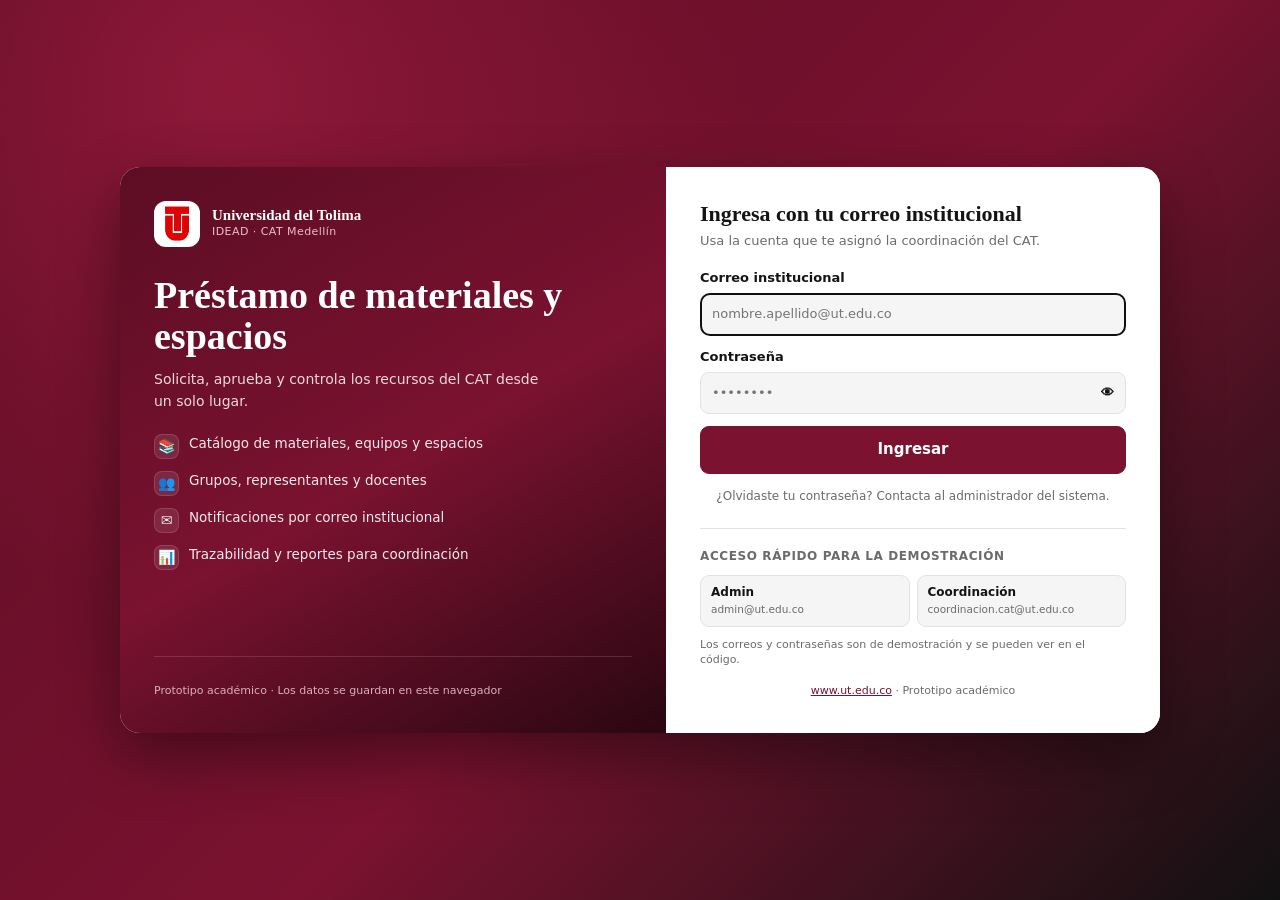
<file: index.html>
<!DOCTYPE html>
<html lang="es">
<head>
<meta charset="utf-8">
<meta name="viewport" content="width=device-width, initial-scale=1, viewport-fit=cover">
<title>Préstamos UT · CAT Medellín</title>
<meta name="description" content="Sistema de préstamo de materiales y espacios de la Universidad del Tolima, CAT Medellín. Prototipo académico funcional.">
<meta name="author" content="Universidad del Tolima · CAT Medellín">
<meta name="theme-color" content="#7a1230">

<!-- PWA -->
<link rel="manifest" href="manifest.webmanifest">
<meta name="mobile-web-app-capable" content="yes">
<meta name="apple-mobile-web-app-capable" content="yes">
<meta name="apple-mobile-web-app-title" content="Préstamos UT">
<meta name="apple-mobile-web-app-status-bar-style" content="black-translucent">
<link rel="icon" type="image/png" sizes="32x32" href="icons/favicon-32.png">
<link rel="apple-touch-icon" href="icons/apple-touch-icon.png">

<link rel="stylesheet" href="css/styles.css?v=14">
<link rel="stylesheet" href="css/demo.css?v=14">
</head>
<body>
<aside class="side" id="side">
 <div class="brand">
  <div class="crest brandcrest">
   <img src="icons/logo-ut.png" alt="Logosímbolo Universidad del Tolima" onerror="this.remove()">
   <span>UT</span>
  </div>
  <div><b>Universidad del Tolima</b><small>CAT Medellín</small></div>
 </div>
 <div class="me" id="me"></div>
 <nav id="nav" aria-label="Menú principal"></nav>
 <small class="sidefoot">Préstamo de Materiales y Espacios<br>Prototipo académico · 2026</small>
</aside>
<div class="scrim" id="scrim" onclick="tog()"></div>

<div class="main">
 <header class="top">
  <button class="burger" onclick="tog()" aria-label="Abrir menú">☰</button>
  <div class="search">🔍<input id="gs" placeholder="Buscar…" oninput="gsearch(this.value)" autocomplete="off" aria-label="Buscar"></div>
  <div class="seg" id="seg"></div>
  <span class="date" id="date"></span>
  <button class="btn s" id="btnInstall" hidden>⬇ Instalar app</button>
  <div class="bellwrap"><button class="bell" aria-label="Notificaciones" onclick="toggleNP(event)">🔔<i id="nb" hidden></i></button><div class="npanel" id="np" hidden></div></div>
  <div class="prof" id="prof"></div>
 </header>
 <div class="printhead">
  <div><b>Universidad del Tolima</b><span>IDEAD · CAT Medellín · Préstamos UT</span></div>
  <small id="printmeta">Reporte del sistema</small>
 </div>
 <main class="page" id="view"></main>
 <footer class="utfoot">
  <div class="footbrand"><b>Universidad del Tolima</b><span>IDEAD · CAT Medellín</span></div>
  <div class="footdata">
   <span>NIT 890.700.640-7</span>
   <span>I.E. INEM José Félix de Restrepo · Cra. 48 No. 1-125, Av. Las Vegas, Bloque 7A, Medellín</span>
   <span>PBX 2772020 - 2771515 Ext. 9513 · Tel. 2669041 · Cel. 316 695 0541</span>
   <span><a href="mailto:cmedellin@ut.edu.co">cmedellin@ut.edu.co</a></span>
   <span><a href="https://www.ut.edu.co" target="_blank" rel="noopener">www.ut.edu.co</a></span>
  </div>
  <div class="footdemo">Prototipo académico · Los datos de esta demostración se guardan únicamente en este navegador.</div>
 </footer>
</div>

<div class="login" id="login" hidden></div>
<div class="overlay" id="modal" hidden></div>
<div class="toasts" id="toasts" aria-live="polite"></div>

<noscript><div class="noscript">Esta aplicación necesita JavaScript activado para funcionar.</div></noscript>

<!-- Datos y correos -->
<script src="js/store.js?v=14"></script>
<script src="js/email.js?v=14"></script>
<!-- Núcleo de interfaz -->
<script src="js/app.js?v=14"></script>
<!-- Vistas -->
<script src="js/views-requests.js?v=14"></script>
<script src="js/views-admin.js?v=14"></script>
<script src="js/views-student.js?v=14"></script>
<!-- Arranque y PWA -->
<script src="js/init.js?v=14"></script>
<script src="js/pwa.js?v=14"></script>
</body>
</html>
</file>
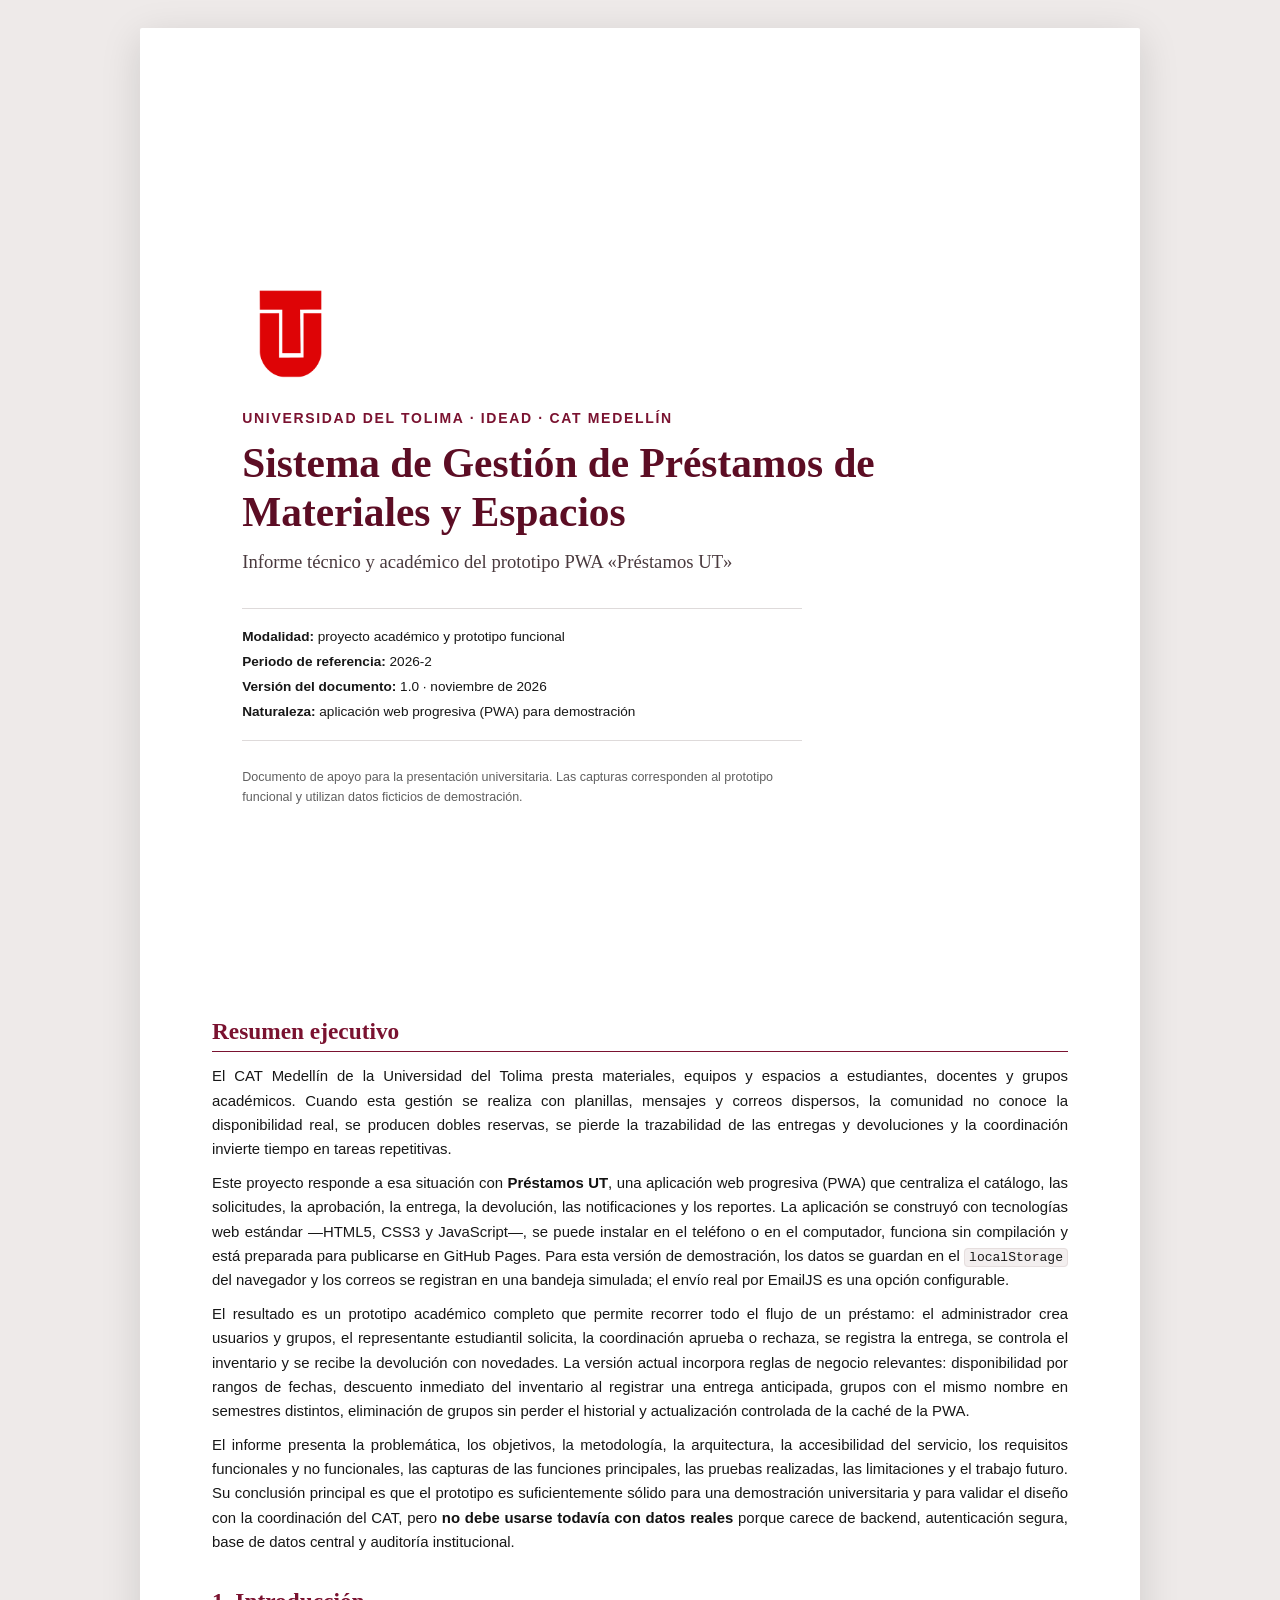
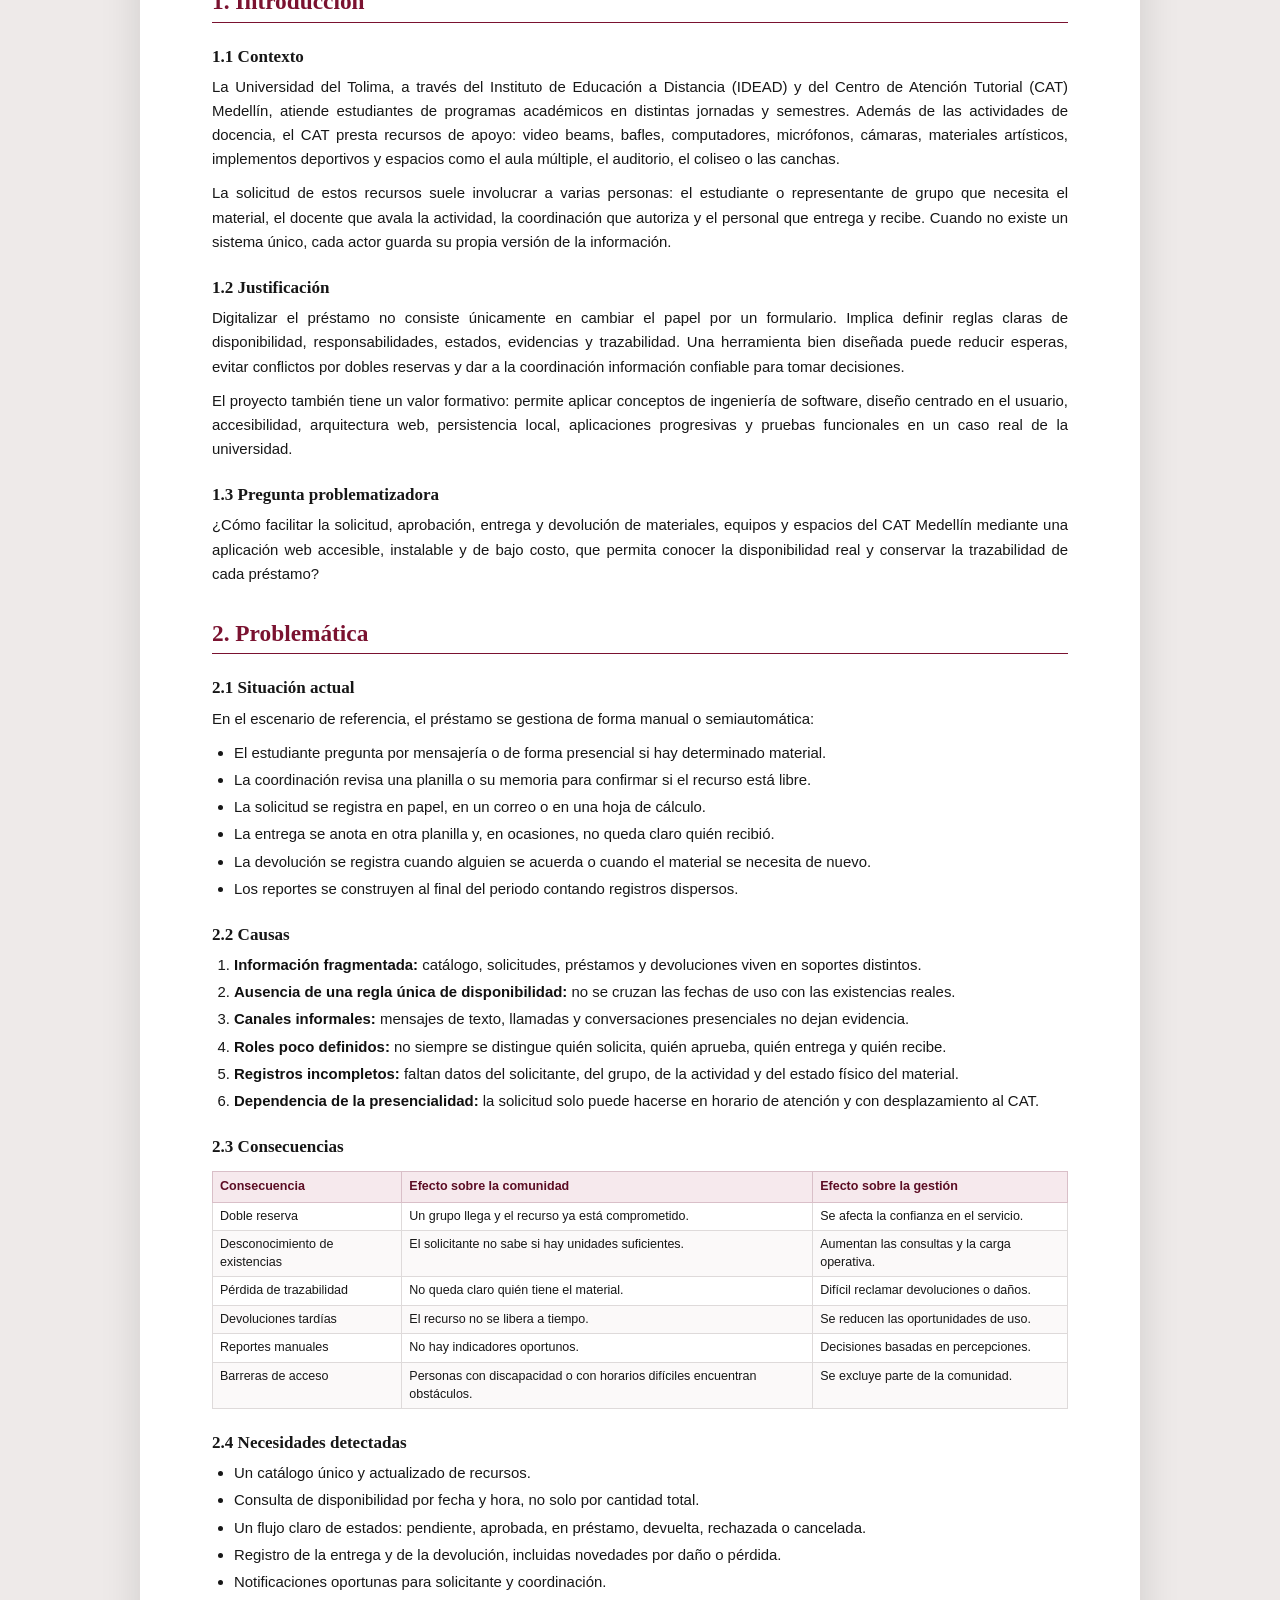
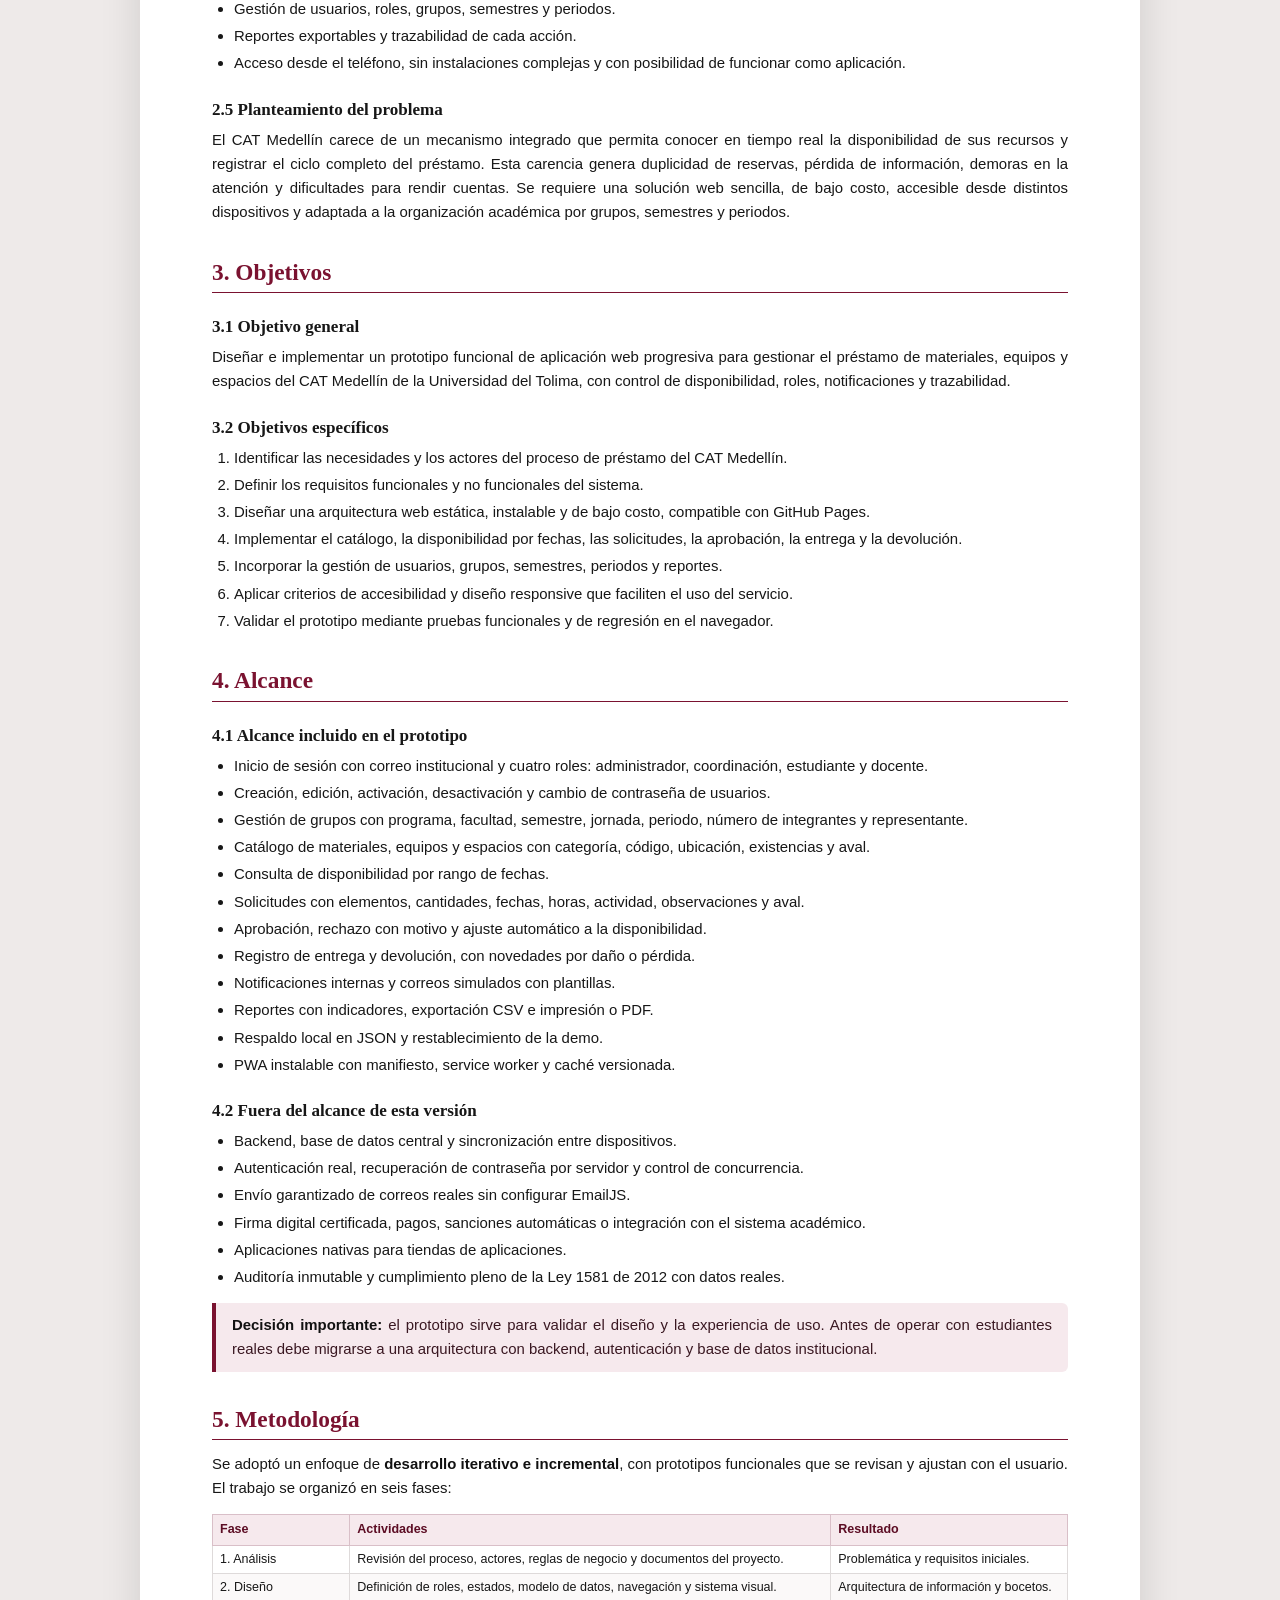
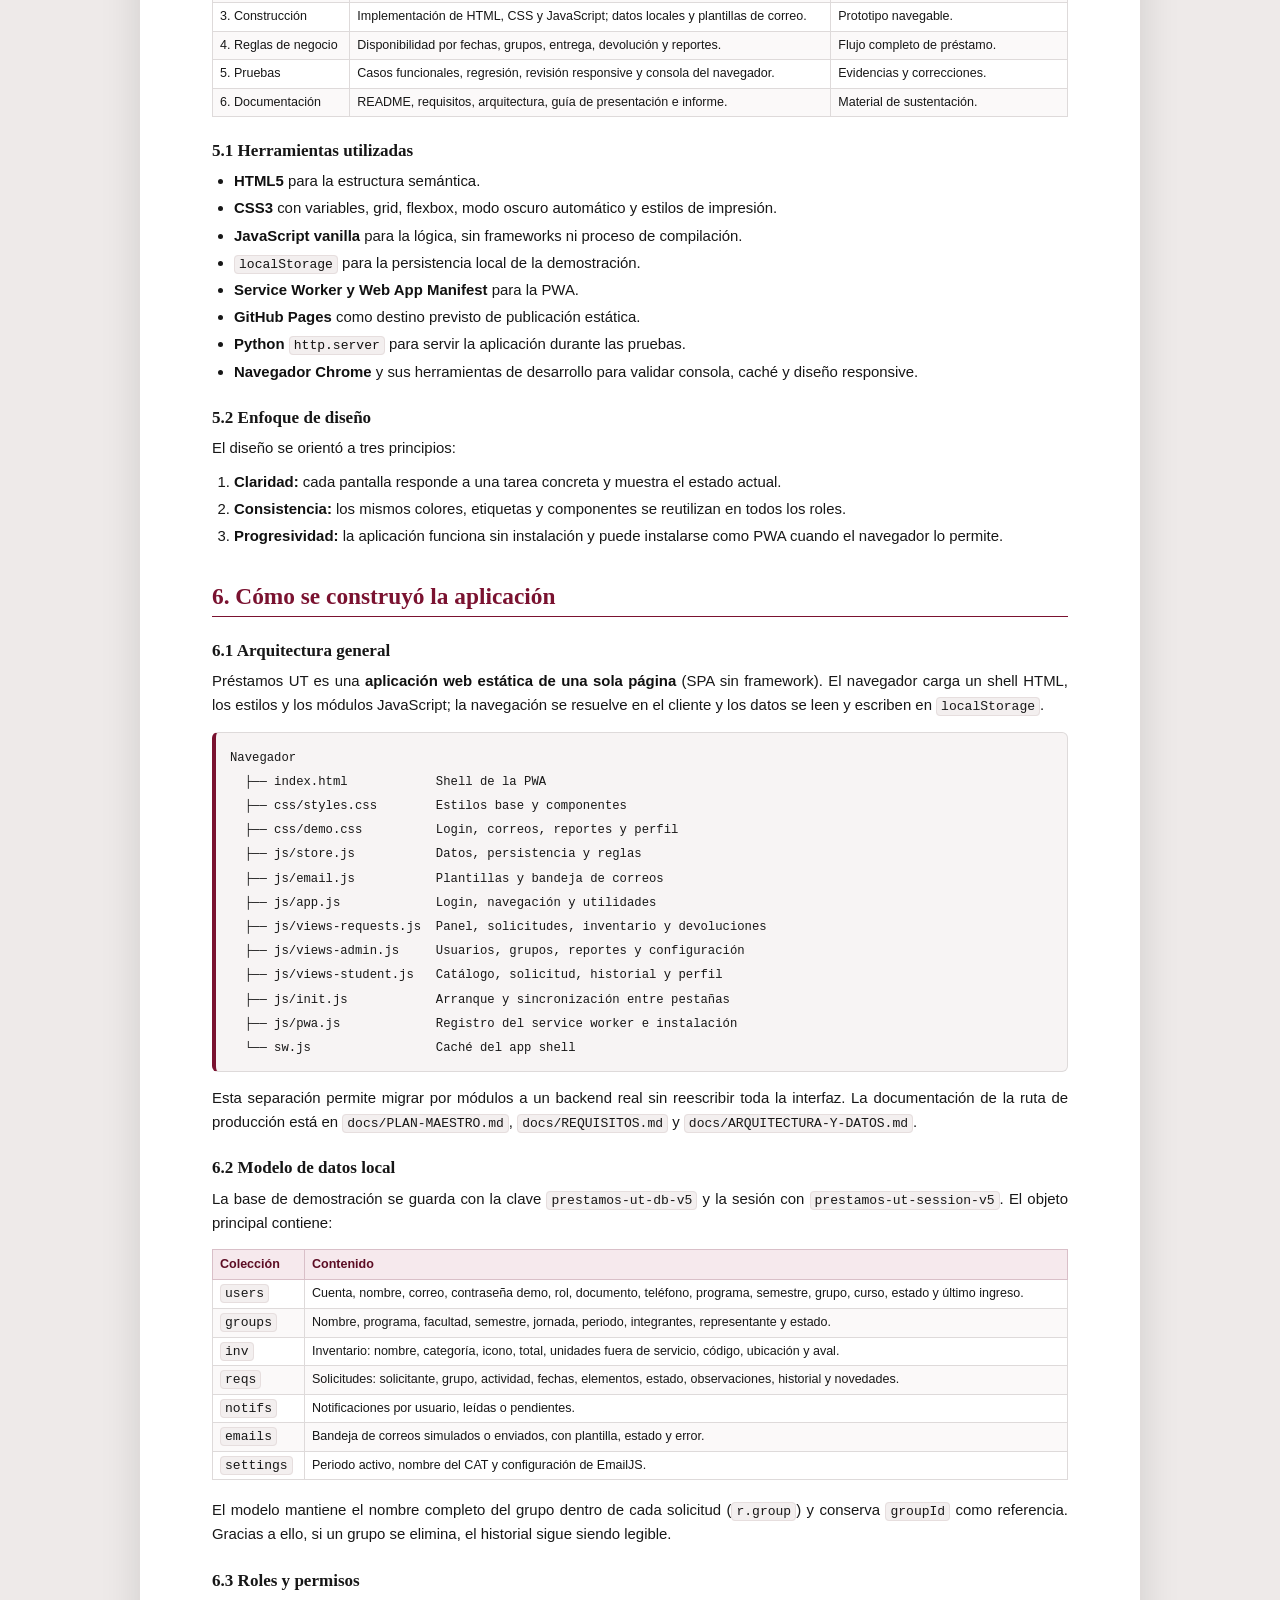
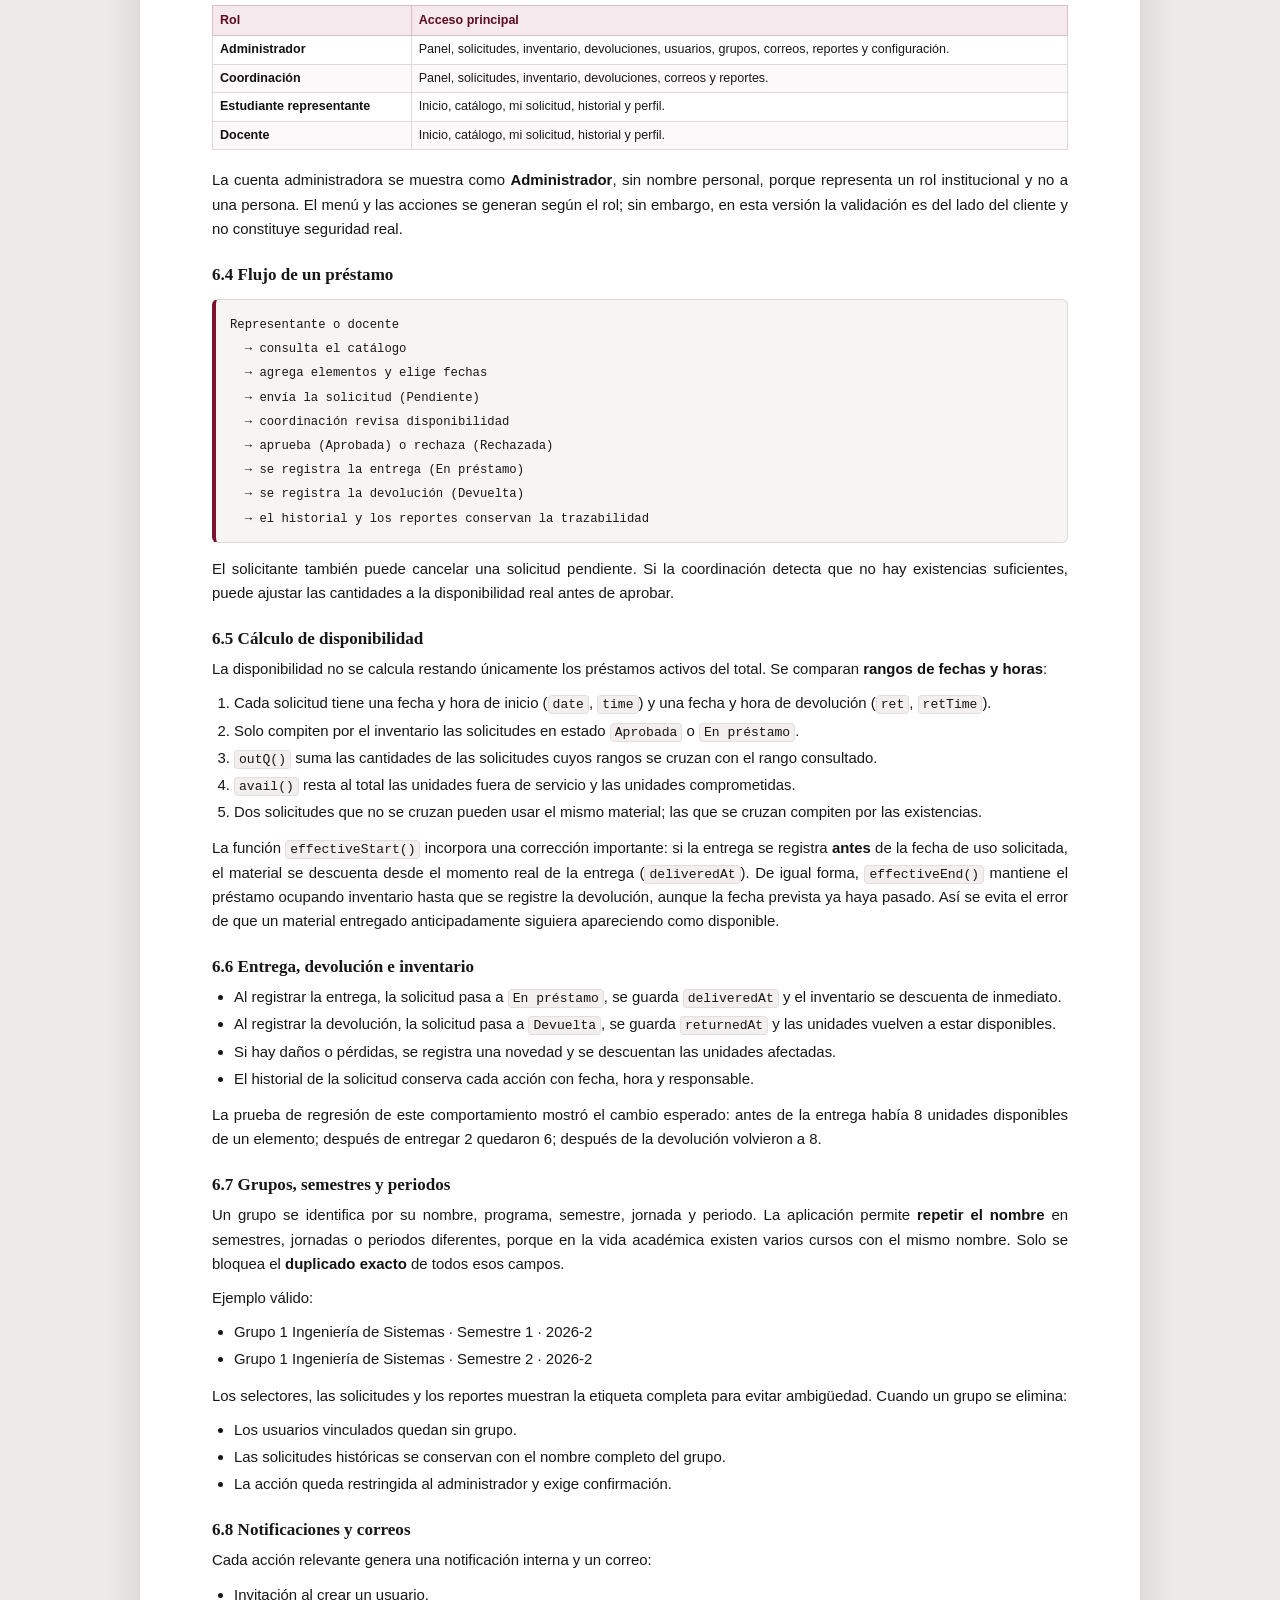
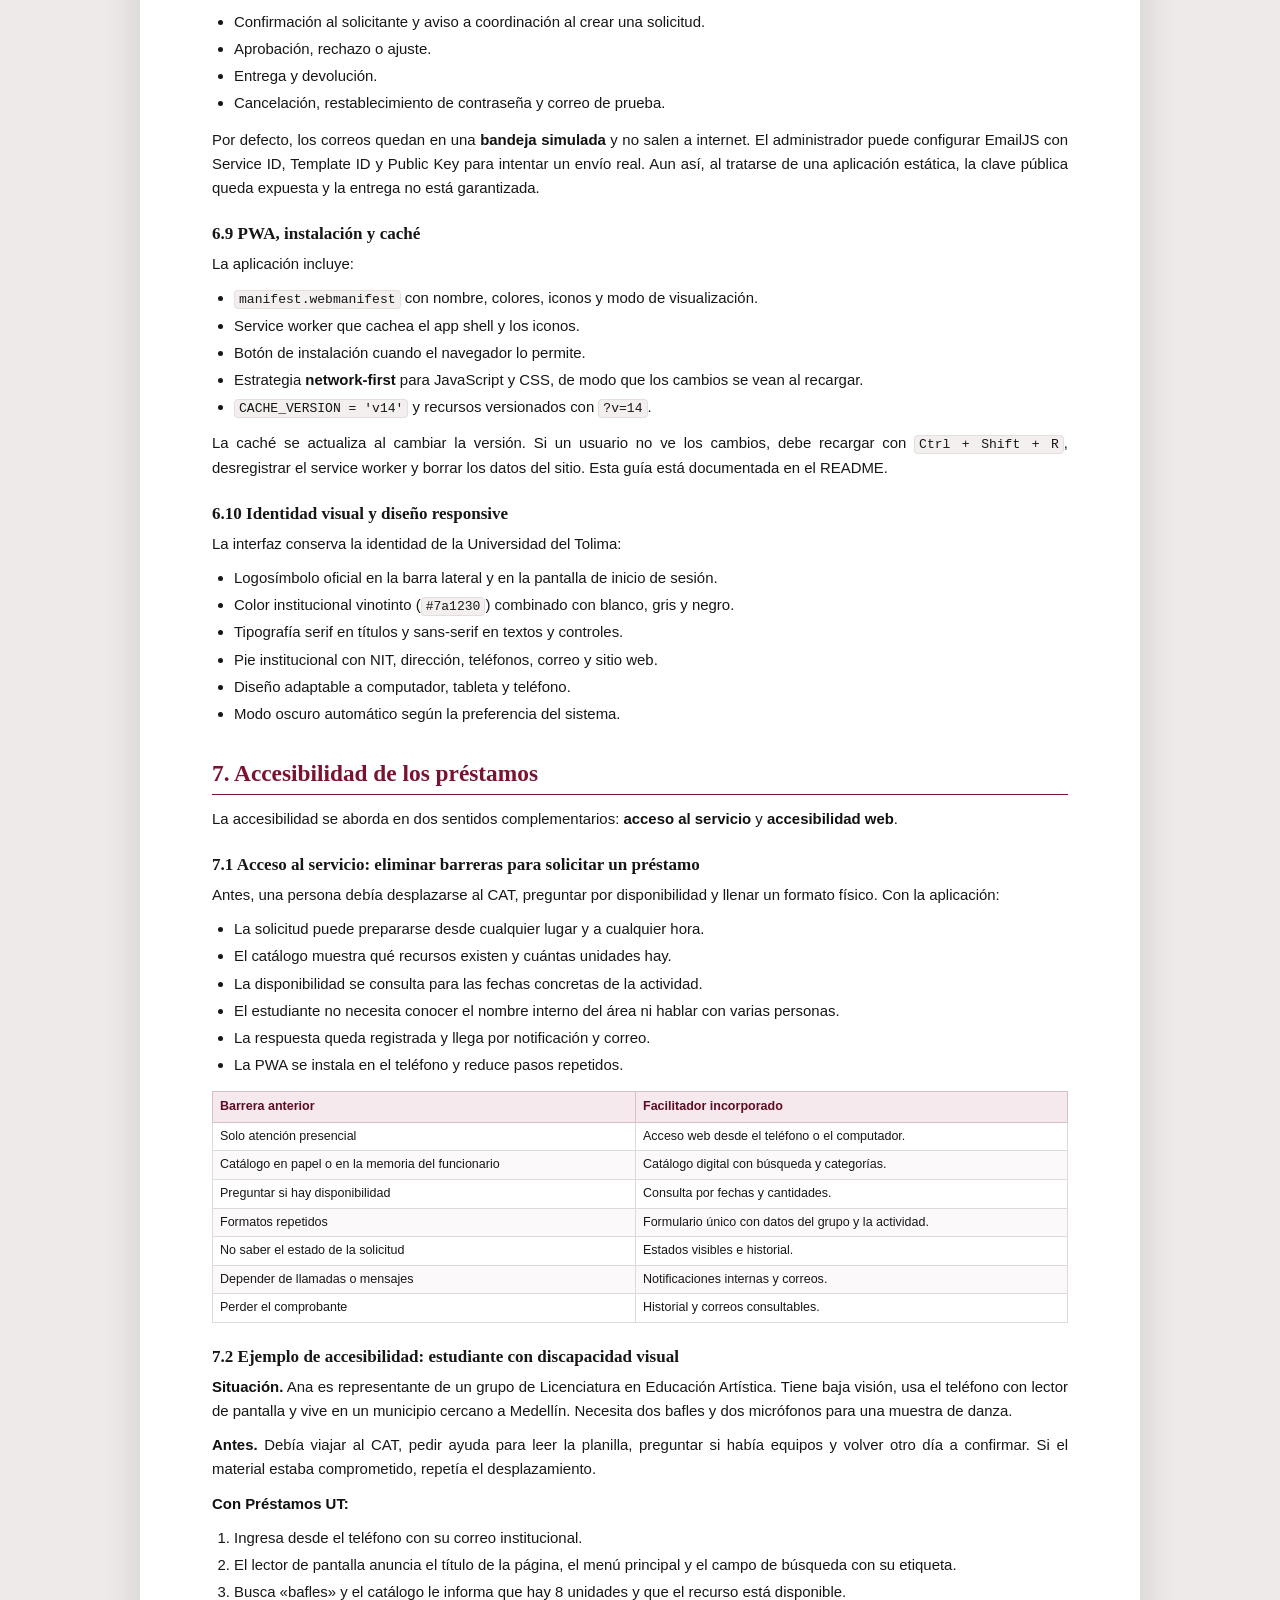
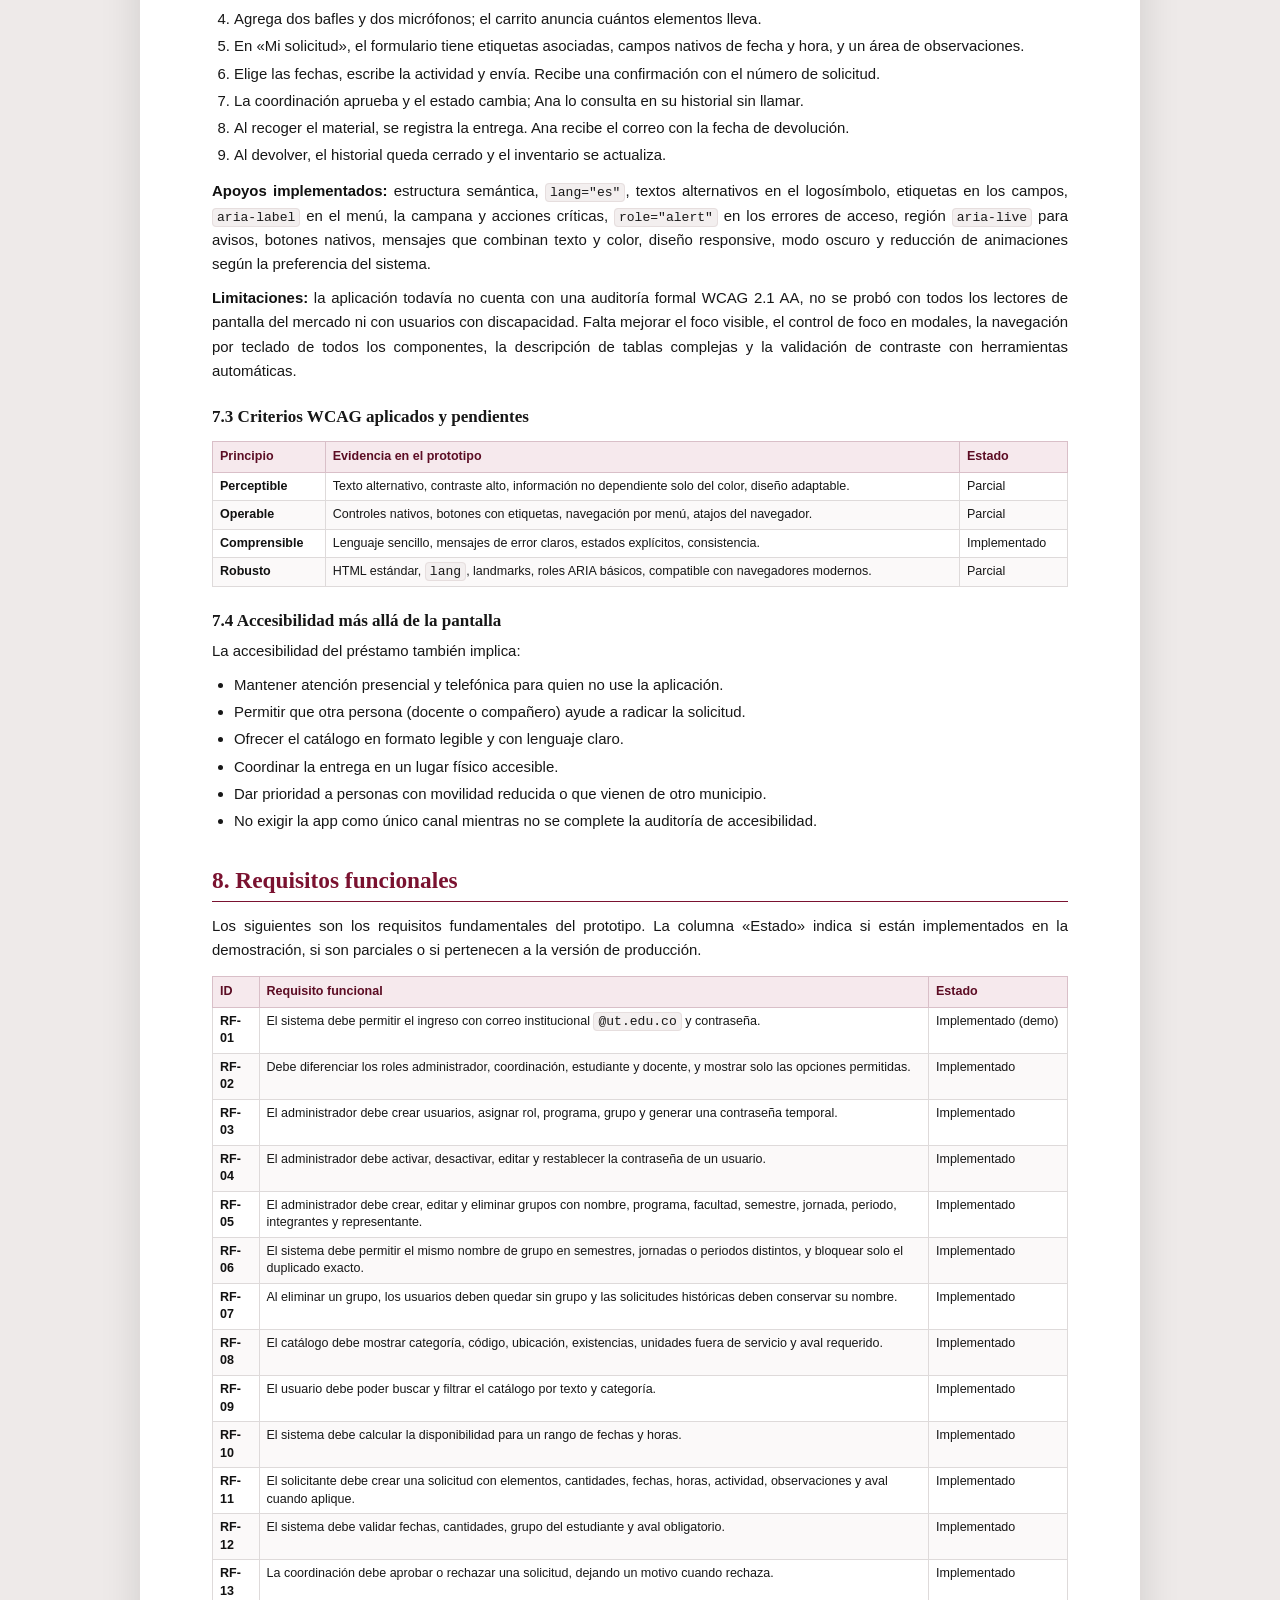
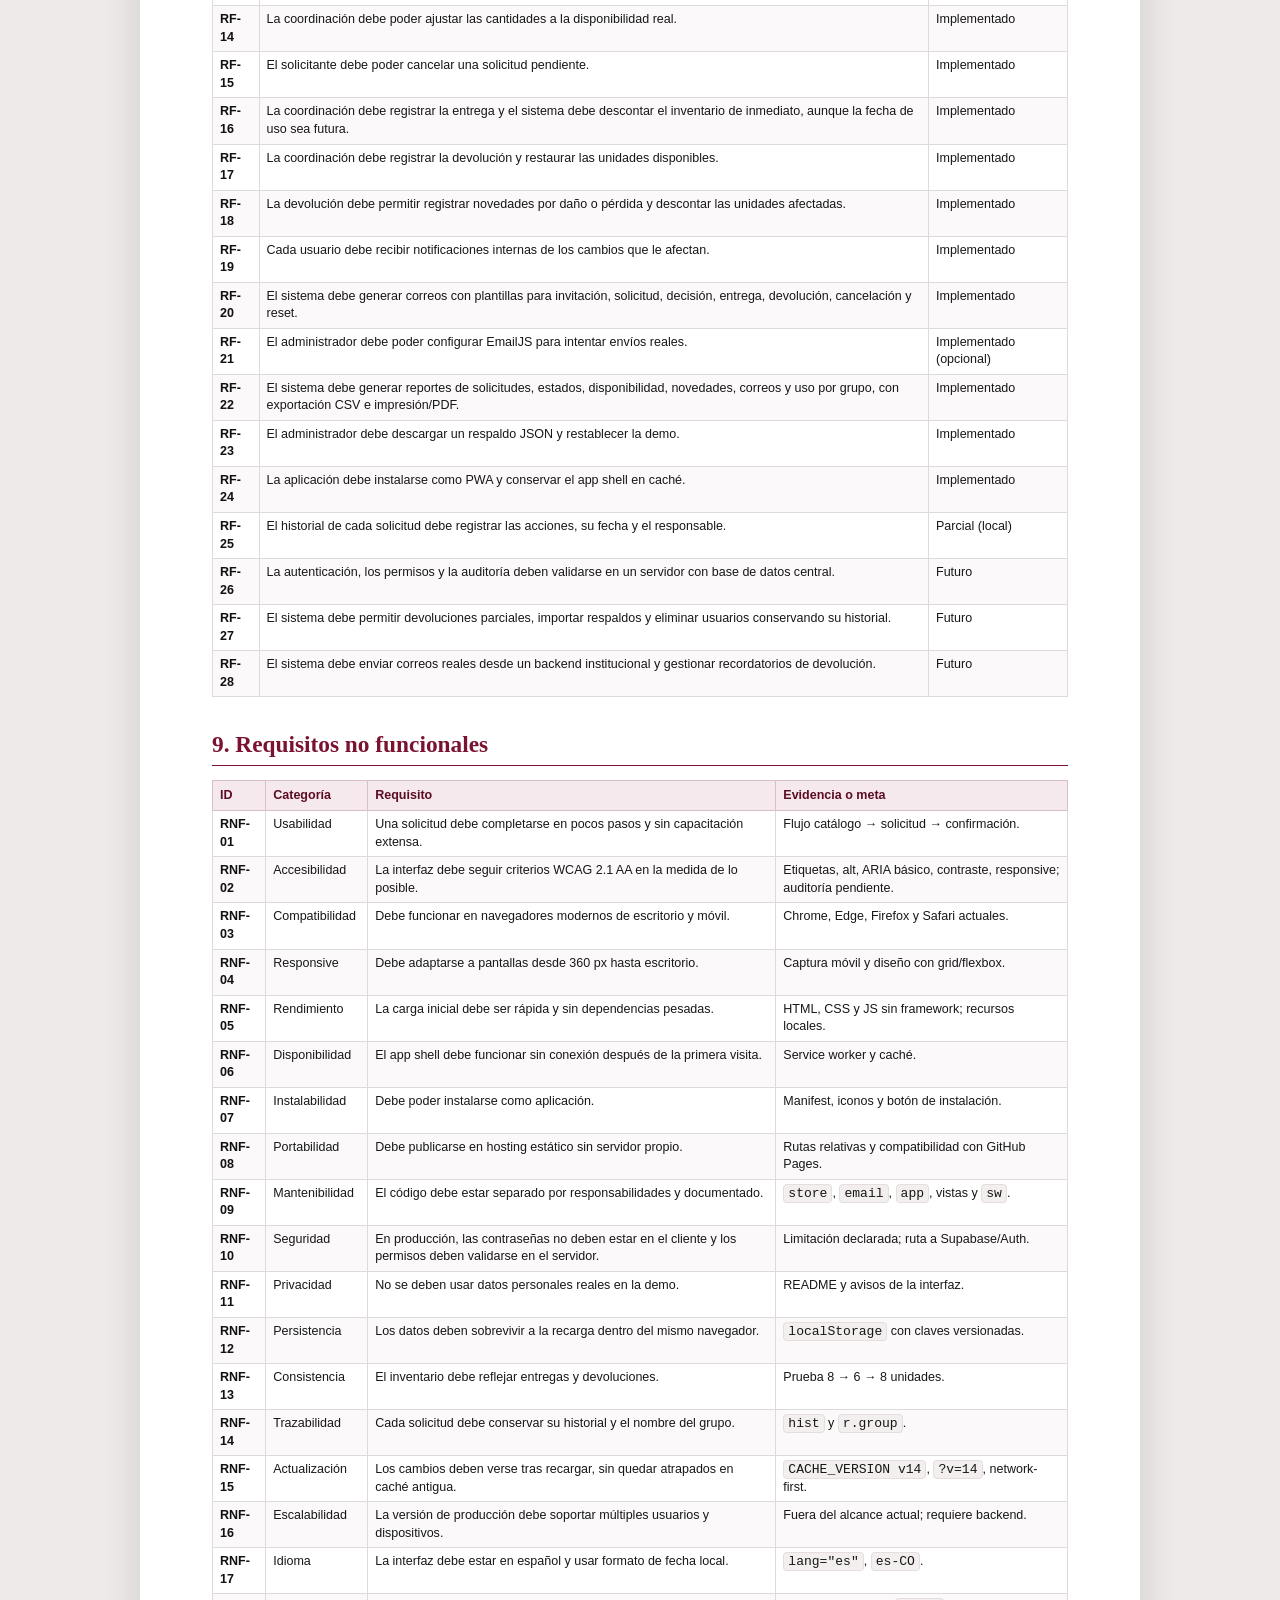
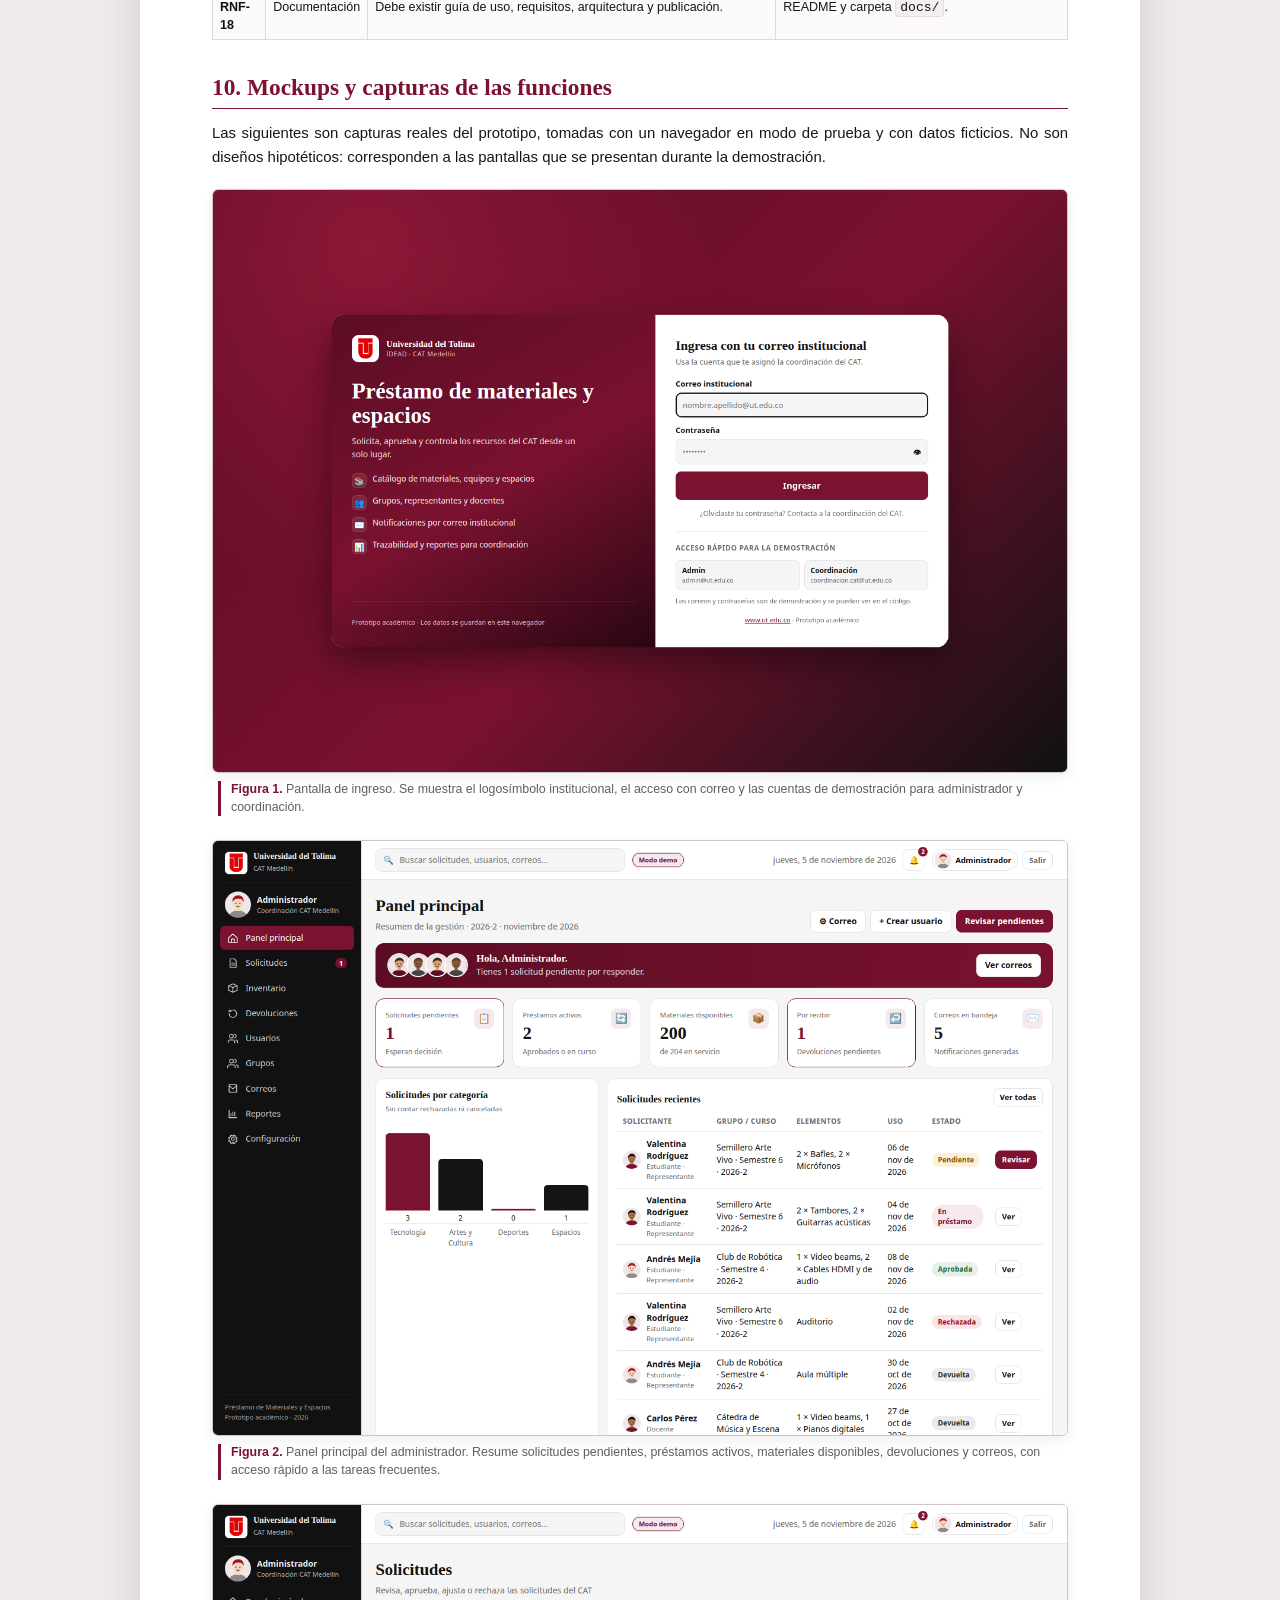
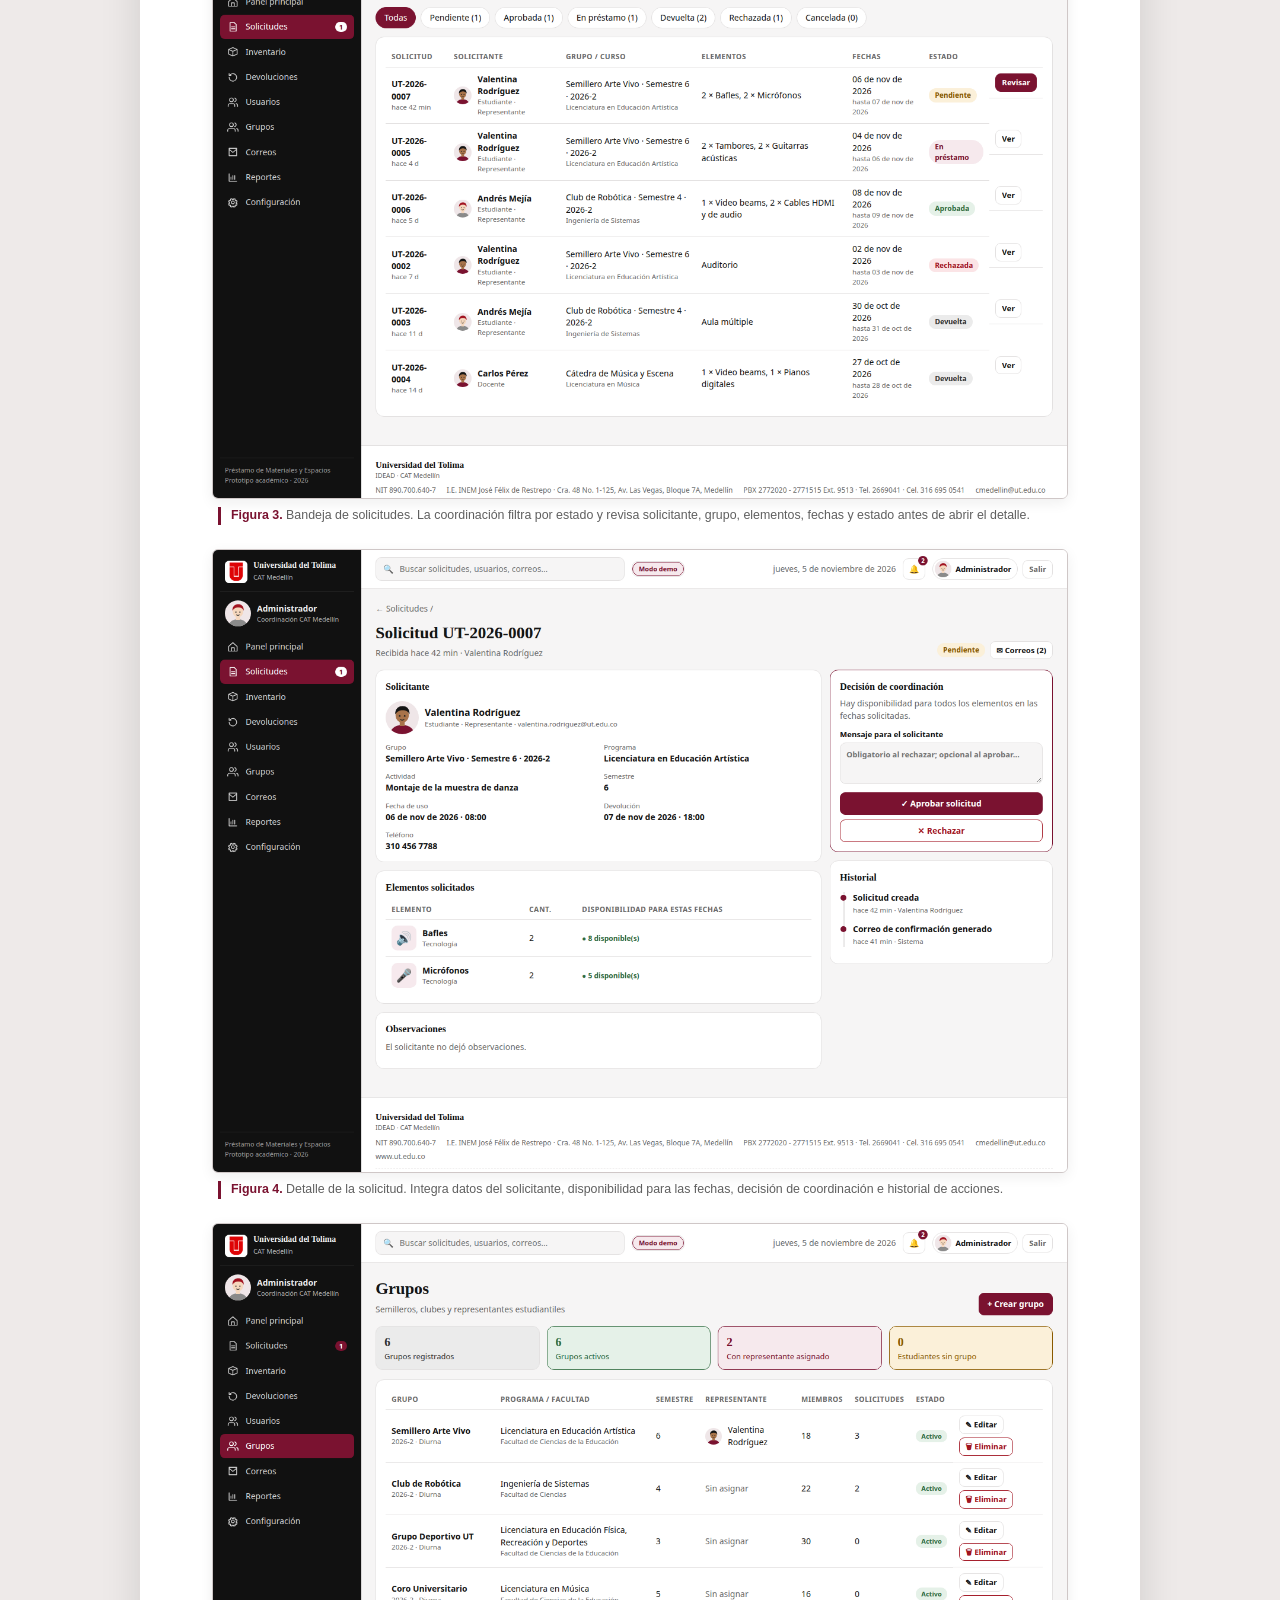
<file: docs/INFORME-APLICACION.html>
<!DOCTYPE html>
<html lang="es">
<head>
<meta charset="utf-8">
<meta name="viewport" content="width=device-width, initial-scale=1">
<title>Informe · Sistema de Gestión de Préstamos UT · CAT Medellín</title>
<style>
:root{
  --wine:#7a1230; --wine-d:#5c0d24; --wine-l:#f6e9ed;
  --ink:#171717; --mut:#5f5f5f; --line:#dedada; --bg:#eeeae9;
}
*{box-sizing:border-box}
html{-webkit-text-size-adjust:100%}
body{
  margin:0; background:var(--bg); color:var(--ink);
  font:11.2pt/1.62 "Segoe UI", Roboto, "Helvetica Neue", Arial, sans-serif;
}
.sheet{
  width:min(1000px,100%); margin:28px auto; background:#fff; padding:64px 72px 80px;
  box-shadow:0 10px 40px #0002; border-radius:2px;
}
h1,h2,h3,h4{font-family:Georgia,"Times New Roman",serif; color:var(--ink); line-height:1.18}
h1{font-size:26pt; margin:0 0 10px}
h2{
  font-size:17.5pt; color:var(--wine); margin:34px 0 12px; padding-bottom:6px;
  border-bottom:1.5px solid var(--wine); break-after:avoid;
}
h3{font-size:12.8pt; margin:24px 0 8px; break-after:avoid}
h4{font-size:11.5pt; margin:18px 0 6px; break-after:avoid}
p{margin:0 0 10px; text-align:justify; hyphens:auto}
ul,ol{margin:0 0 12px; padding-left:22px}
li{margin:3px 0}
a{color:var(--wine); text-decoration:none}
strong{color:#111}
code{
  font:9.8pt ui-monospace,SFMono-Regular,Menlo,Consolas,monospace;
  background:#f3efef; border:1px solid #e6dede; border-radius:4px; padding:1px 4px;
}
pre{
  background:#f7f4f4; border:1px solid var(--line); border-left:4px solid var(--wine);
  border-radius:6px; padding:12px 14px; overflow:auto; margin:14px 0; break-inside:avoid;
}
pre code{background:none;border:0;padding:0;font-size:9.2pt;line-height:1.45}
blockquote{
  margin:14px 0; padding:10px 16px; background:var(--wine-l);
  border-left:4px solid var(--wine); border-radius:0 6px 6px 0; color:#3a1822;
}
blockquote p{margin:0}
table{
  width:100%; border-collapse:collapse; margin:14px 0 18px; font-size:9.4pt; line-height:1.4;
}
thead{display:table-header-group}
th{
  background:var(--wine-l); color:var(--wine-d); text-align:left; font-weight:700;
  border:1px solid #d9bfc8; padding:6px 7px;
}
td{border:1px solid var(--line); padding:5px 7px; vertical-align:top}
tr{break-inside:avoid}
tbody tr:nth-child(even){background:#fbf9f9}
figure{
  margin:20px 0 24px; padding:0; break-inside:avoid; text-align:center;
}
figure img{
  display:block; width:100%; height:auto; margin:0 auto;
  border:1px solid #cfc7c7; border-radius:6px; box-shadow:0 4px 14px #0001;
}
figcaption{
  font-size:9.3pt; color:var(--mut); line-height:1.45; text-align:left;
  margin:8px 6px 0; padding-left:10px; border-left:3px solid var(--wine);
}
figcaption b{color:var(--wine)}
.fig-mobile img{width:300px; max-width:100%}
hr{border:0; border-top:1px solid var(--line); margin:28px 0}
.cover{
  min-height:245mm; display:flex; flex-direction:column; justify-content:center;
  padding:12mm 8mm 16mm; break-after:page; text-align:left;
}
.cover-logo{width:96px; height:96px; object-fit:contain; margin:0 0 26px}
.cover-kicker{
  font:700 10.5pt/1.3 "Segoe UI",Arial,sans-serif; letter-spacing:.12em;
  text-transform:uppercase; color:var(--wine); margin:0 0 12px;
}
.cover h1{font-size:31pt; max-width:760px; margin:0 0 12px; color:var(--wine-d)}
.cover-sub{font:14pt/1.35 Georgia,serif; color:#4a3a3e; margin:0 0 34px; max-width:640px}
.cover-meta{
  border-top:1px solid var(--line); border-bottom:1px solid var(--line);
  padding:14px 0; margin:0 0 26px; max-width:560px;
}
.cover-meta p{margin:3px 0; font-size:10.2pt; text-align:left}
.cover-note{font-size:9.4pt; color:var(--mut); max-width:560px; text-align:left; margin:0}
.cover + h2{margin-top:0}

@media (max-width:760px){
  .sheet{margin:0; padding:28px 20px 50px; border-radius:0}
  .cover{min-height:70vh; padding:24px 0}
  .cover h1{font-size:24pt}
  h2{font-size:15.5pt}
  table{font-size:8.8pt}
  td,th{padding:4px}
}

@page{size:A4; margin:17mm 15mm 18mm}
@media print{
  body{background:#fff; font-size:10.4pt; line-height:1.5}
  .sheet{width:auto; margin:0; padding:0; box-shadow:none; border-radius:0}
  a{color:inherit; text-decoration:none}
  h2{margin-top:22px}
  figure{margin:14px 0 18px}
  figure img{box-shadow:none}
  .cover{min-height:auto; height:calc(297mm - 35mm); padding:8mm 4mm; page-break-after:always}
  .cover h1{font-size:28pt}
  table{font-size:8.9pt}
  thead{display:table-header-group}
  .fig-mobile img{width:250px}
}
</style>
</head>
<body>
<main class="sheet">
<div class="cover">
<img class="cover-logo" src="../icons/logo-ut.png" alt="Logosímbolo oficial de la Universidad del Tolima">
<p class="cover-kicker">Universidad del Tolima · IDEAD · CAT Medellín</p>
<h1>Sistema de Gestión de Préstamos de Materiales y Espacios</h1>
<p class="cover-sub">Informe técnico y académico del prototipo PWA «Préstamos UT»</p>
<div class="cover-meta">
<p><b>Modalidad:</b> proyecto académico y prototipo funcional</p>
<p><b>Periodo de referencia:</b> 2026-2</p>
<p><b>Versión del documento:</b> 1.0 · noviembre de 2026</p>
<p><b>Naturaleza:</b> aplicación web progresiva (PWA) para demostración</p>
</div>
<p class="cover-note">Documento de apoyo para la presentación universitaria. Las capturas corresponden al prototipo funcional y utilizan datos ficticios de demostración.</p>
</div>
<h2>Resumen ejecutivo</h2>
<p>El CAT Medellín de la Universidad del Tolima presta materiales, equipos y espacios a estudiantes, docentes y grupos académicos. Cuando esta gestión se realiza con planillas, mensajes y correos dispersos, la comunidad no conoce la disponibilidad real, se producen dobles reservas, se pierde la trazabilidad de las entregas y devoluciones y la coordinación invierte tiempo en tareas repetitivas.</p>
<p>Este proyecto responde a esa situación con <strong>Préstamos UT</strong>, una aplicación web progresiva (PWA) que centraliza el catálogo, las solicitudes, la aprobación, la entrega, la devolución, las notificaciones y los reportes. La aplicación se construyó con tecnologías web estándar —HTML5, CSS3 y JavaScript—, se puede instalar en el teléfono o en el computador, funciona sin compilación y está preparada para publicarse en GitHub Pages. Para esta versión de demostración, los datos se guardan en el <code>localStorage</code> del navegador y los correos se registran en una bandeja simulada; el envío real por EmailJS es una opción configurable.</p>
<p>El resultado es un prototipo académico completo que permite recorrer todo el flujo de un préstamo: el administrador crea usuarios y grupos, el representante estudiantil solicita, la coordinación aprueba o rechaza, se registra la entrega, se controla el inventario y se recibe la devolución con novedades. La versión actual incorpora reglas de negocio relevantes: disponibilidad por rangos de fechas, descuento inmediato del inventario al registrar una entrega anticipada, grupos con el mismo nombre en semestres distintos, eliminación de grupos sin perder el historial y actualización controlada de la caché de la PWA.</p>
<p>El informe presenta la problemática, los objetivos, la metodología, la arquitectura, la accesibilidad del servicio, los requisitos funcionales y no funcionales, las capturas de las funciones principales, las pruebas realizadas, las limitaciones y el trabajo futuro. Su conclusión principal es que el prototipo es suficientemente sólido para una demostración universitaria y para validar el diseño con la coordinación del CAT, pero <strong>no debe usarse todavía con datos reales</strong> porque carece de backend, autenticación segura, base de datos central y auditoría institucional.</p>
<h2>1. Introducción</h2>
<h3>1.1 Contexto</h3>
<p>La Universidad del Tolima, a través del Instituto de Educación a Distancia (IDEAD) y del Centro de Atención Tutorial (CAT) Medellín, atiende estudiantes de programas académicos en distintas jornadas y semestres. Además de las actividades de docencia, el CAT presta recursos de apoyo: video beams, bafles, computadores, micrófonos, cámaras, materiales artísticos, implementos deportivos y espacios como el aula múltiple, el auditorio, el coliseo o las canchas.</p>
<p>La solicitud de estos recursos suele involucrar a varias personas: el estudiante o representante de grupo que necesita el material, el docente que avala la actividad, la coordinación que autoriza y el personal que entrega y recibe. Cuando no existe un sistema único, cada actor guarda su propia versión de la información.</p>
<h3>1.2 Justificación</h3>
<p>Digitalizar el préstamo no consiste únicamente en cambiar el papel por un formulario. Implica definir reglas claras de disponibilidad, responsabilidades, estados, evidencias y trazabilidad. Una herramienta bien diseñada puede reducir esperas, evitar conflictos por dobles reservas y dar a la coordinación información confiable para tomar decisiones.</p>
<p>El proyecto también tiene un valor formativo: permite aplicar conceptos de ingeniería de software, diseño centrado en el usuario, accesibilidad, arquitectura web, persistencia local, aplicaciones progresivas y pruebas funcionales en un caso real de la universidad.</p>
<h3>1.3 Pregunta problematizadora</h3>
<p>¿Cómo facilitar la solicitud, aprobación, entrega y devolución de materiales, equipos y espacios del CAT Medellín mediante una aplicación web accesible, instalable y de bajo costo, que permita conocer la disponibilidad real y conservar la trazabilidad de cada préstamo?</p>
<h2>2. Problemática</h2>
<h3>2.1 Situación actual</h3>
<p>En el escenario de referencia, el préstamo se gestiona de forma manual o semiautomática:</p>
<ul>
<li>El estudiante pregunta por mensajería o de forma presencial si hay determinado material.</li>
<li>La coordinación revisa una planilla o su memoria para confirmar si el recurso está libre.</li>
<li>La solicitud se registra en papel, en un correo o en una hoja de cálculo.</li>
<li>La entrega se anota en otra planilla y, en ocasiones, no queda claro quién recibió.</li>
<li>La devolución se registra cuando alguien se acuerda o cuando el material se necesita de nuevo.</li>
<li>Los reportes se construyen al final del periodo contando registros dispersos.</li>
</ul>
<h3>2.2 Causas</h3>
<ol>
<li><strong>Información fragmentada:</strong> catálogo, solicitudes, préstamos y devoluciones viven en soportes distintos.</li>
<li><strong>Ausencia de una regla única de disponibilidad:</strong> no se cruzan las fechas de uso con las existencias reales.</li>
<li><strong>Canales informales:</strong> mensajes de texto, llamadas y conversaciones presenciales no dejan evidencia.</li>
<li><strong>Roles poco definidos:</strong> no siempre se distingue quién solicita, quién aprueba, quién entrega y quién recibe.</li>
<li><strong>Registros incompletos:</strong> faltan datos del solicitante, del grupo, de la actividad y del estado físico del material.</li>
<li><strong>Dependencia de la presencialidad:</strong> la solicitud solo puede hacerse en horario de atención y con desplazamiento al CAT.</li>
</ol>
<h3>2.3 Consecuencias</h3>
<table>
<thead>
<tr>
<th>Consecuencia</th>
<th>Efecto sobre la comunidad</th>
<th>Efecto sobre la gestión</th>
</tr>
</thead>
<tbody>
<tr>
<td>Doble reserva</td>
<td>Un grupo llega y el recurso ya está comprometido.</td>
<td>Se afecta la confianza en el servicio.</td>
</tr>
<tr>
<td>Desconocimiento de existencias</td>
<td>El solicitante no sabe si hay unidades suficientes.</td>
<td>Aumentan las consultas y la carga operativa.</td>
</tr>
<tr>
<td>Pérdida de trazabilidad</td>
<td>No queda claro quién tiene el material.</td>
<td>Difícil reclamar devoluciones o daños.</td>
</tr>
<tr>
<td>Devoluciones tardías</td>
<td>El recurso no se libera a tiempo.</td>
<td>Se reducen las oportunidades de uso.</td>
</tr>
<tr>
<td>Reportes manuales</td>
<td>No hay indicadores oportunos.</td>
<td>Decisiones basadas en percepciones.</td>
</tr>
<tr>
<td>Barreras de acceso</td>
<td>Personas con discapacidad o con horarios difíciles encuentran obstáculos.</td>
<td>Se excluye parte de la comunidad.</td>
</tr>
</tbody>
</table>
<h3>2.4 Necesidades detectadas</h3>
<ul>
<li>Un catálogo único y actualizado de recursos.</li>
<li>Consulta de disponibilidad por fecha y hora, no solo por cantidad total.</li>
<li>Un flujo claro de estados: pendiente, aprobada, en préstamo, devuelta, rechazada o cancelada.</li>
<li>Registro de la entrega y de la devolución, incluidas novedades por daño o pérdida.</li>
<li>Notificaciones oportunas para solicitante y coordinación.</li>
<li>Gestión de usuarios, roles, grupos, semestres y periodos.</li>
<li>Reportes exportables y trazabilidad de cada acción.</li>
<li>Acceso desde el teléfono, sin instalaciones complejas y con posibilidad de funcionar como aplicación.</li>
</ul>
<h3>2.5 Planteamiento del problema</h3>
<p>El CAT Medellín carece de un mecanismo integrado que permita conocer en tiempo real la disponibilidad de sus recursos y registrar el ciclo completo del préstamo. Esta carencia genera duplicidad de reservas, pérdida de información, demoras en la atención y dificultades para rendir cuentas. Se requiere una solución web sencilla, de bajo costo, accesible desde distintos dispositivos y adaptada a la organización académica por grupos, semestres y periodos.</p>
<h2>3. Objetivos</h2>
<h3>3.1 Objetivo general</h3>
<p>Diseñar e implementar un prototipo funcional de aplicación web progresiva para gestionar el préstamo de materiales, equipos y espacios del CAT Medellín de la Universidad del Tolima, con control de disponibilidad, roles, notificaciones y trazabilidad.</p>
<h3>3.2 Objetivos específicos</h3>
<ol>
<li>Identificar las necesidades y los actores del proceso de préstamo del CAT Medellín.</li>
<li>Definir los requisitos funcionales y no funcionales del sistema.</li>
<li>Diseñar una arquitectura web estática, instalable y de bajo costo, compatible con GitHub Pages.</li>
<li>Implementar el catálogo, la disponibilidad por fechas, las solicitudes, la aprobación, la entrega y la devolución.</li>
<li>Incorporar la gestión de usuarios, grupos, semestres, periodos y reportes.</li>
<li>Aplicar criterios de accesibilidad y diseño responsive que faciliten el uso del servicio.</li>
<li>Validar el prototipo mediante pruebas funcionales y de regresión en el navegador.</li>
</ol>
<h2>4. Alcance</h2>
<h3>4.1 Alcance incluido en el prototipo</h3>
<ul>
<li>Inicio de sesión con correo institucional y cuatro roles: administrador, coordinación, estudiante y docente.</li>
<li>Creación, edición, activación, desactivación y cambio de contraseña de usuarios.</li>
<li>Gestión de grupos con programa, facultad, semestre, jornada, periodo, número de integrantes y representante.</li>
<li>Catálogo de materiales, equipos y espacios con categoría, código, ubicación, existencias y aval.</li>
<li>Consulta de disponibilidad por rango de fechas.</li>
<li>Solicitudes con elementos, cantidades, fechas, horas, actividad, observaciones y aval.</li>
<li>Aprobación, rechazo con motivo y ajuste automático a la disponibilidad.</li>
<li>Registro de entrega y devolución, con novedades por daño o pérdida.</li>
<li>Notificaciones internas y correos simulados con plantillas.</li>
<li>Reportes con indicadores, exportación CSV e impresión o PDF.</li>
<li>Respaldo local en JSON y restablecimiento de la demo.</li>
<li>PWA instalable con manifiesto, service worker y caché versionada.</li>
</ul>
<h3>4.2 Fuera del alcance de esta versión</h3>
<ul>
<li>Backend, base de datos central y sincronización entre dispositivos.</li>
<li>Autenticación real, recuperación de contraseña por servidor y control de concurrencia.</li>
<li>Envío garantizado de correos reales sin configurar EmailJS.</li>
<li>Firma digital certificada, pagos, sanciones automáticas o integración con el sistema académico.</li>
<li>Aplicaciones nativas para tiendas de aplicaciones.</li>
<li>Auditoría inmutable y cumplimiento pleno de la Ley 1581 de 2012 con datos reales.</li>
</ul>
<blockquote>
<p><strong>Decisión importante:</strong> el prototipo sirve para validar el diseño y la experiencia de uso. Antes de operar con estudiantes reales debe migrarse a una arquitectura con backend, autenticación y base de datos institucional.</p>
</blockquote>
<h2>5. Metodología</h2>
<p>Se adoptó un enfoque de <strong>desarrollo iterativo e incremental</strong>, con prototipos funcionales que se revisan y ajustan con el usuario. El trabajo se organizó en seis fases:</p>
<table>
<thead>
<tr>
<th>Fase</th>
<th>Actividades</th>
<th>Resultado</th>
</tr>
</thead>
<tbody>
<tr>
<td>1. Análisis</td>
<td>Revisión del proceso, actores, reglas de negocio y documentos del proyecto.</td>
<td>Problemática y requisitos iniciales.</td>
</tr>
<tr>
<td>2. Diseño</td>
<td>Definición de roles, estados, modelo de datos, navegación y sistema visual.</td>
<td>Arquitectura de información y bocetos.</td>
</tr>
<tr>
<td>3. Construcción</td>
<td>Implementación de HTML, CSS y JavaScript; datos locales y plantillas de correo.</td>
<td>Prototipo navegable.</td>
</tr>
<tr>
<td>4. Reglas de negocio</td>
<td>Disponibilidad por fechas, grupos, entrega, devolución y reportes.</td>
<td>Flujo completo de préstamo.</td>
</tr>
<tr>
<td>5. Pruebas</td>
<td>Casos funcionales, regresión, revisión responsive y consola del navegador.</td>
<td>Evidencias y correcciones.</td>
</tr>
<tr>
<td>6. Documentación</td>
<td>README, requisitos, arquitectura, guía de presentación e informe.</td>
<td>Material de sustentación.</td>
</tr>
</tbody>
</table>
<h3>5.1 Herramientas utilizadas</h3>
<ul>
<li><strong>HTML5</strong> para la estructura semántica.</li>
<li><strong>CSS3</strong> con variables, grid, flexbox, modo oscuro automático y estilos de impresión.</li>
<li><strong>JavaScript vanilla</strong> para la lógica, sin frameworks ni proceso de compilación.</li>
<li><strong><code>localStorage</code></strong> para la persistencia local de la demostración.</li>
<li><strong>Service Worker y Web App Manifest</strong> para la PWA.</li>
<li><strong>GitHub Pages</strong> como destino previsto de publicación estática.</li>
<li><strong>Python <code>http.server</code></strong> para servir la aplicación durante las pruebas.</li>
<li><strong>Navegador Chrome</strong> y sus herramientas de desarrollo para validar consola, caché y diseño responsive.</li>
</ul>
<h3>5.2 Enfoque de diseño</h3>
<p>El diseño se orientó a tres principios:</p>
<ol>
<li><strong>Claridad:</strong> cada pantalla responde a una tarea concreta y muestra el estado actual.</li>
<li><strong>Consistencia:</strong> los mismos colores, etiquetas y componentes se reutilizan en todos los roles.</li>
<li><strong>Progresividad:</strong> la aplicación funciona sin instalación y puede instalarse como PWA cuando el navegador lo permite.</li>
</ol>
<h2>6. Cómo se construyó la aplicación</h2>
<h3>6.1 Arquitectura general</h3>
<p>Préstamos UT es una <strong>aplicación web estática de una sola página</strong> (SPA sin framework). El navegador carga un shell HTML, los estilos y los módulos JavaScript; la navegación se resuelve en el cliente y los datos se leen y escriben en <code>localStorage</code>.</p>
<pre><code class="language-text">Navegador
  ├── index.html            Shell de la PWA
  ├── css/styles.css        Estilos base y componentes
  ├── css/demo.css          Login, correos, reportes y perfil
  ├── js/store.js           Datos, persistencia y reglas
  ├── js/email.js           Plantillas y bandeja de correos
  ├── js/app.js             Login, navegación y utilidades
  ├── js/views-requests.js  Panel, solicitudes, inventario y devoluciones
  ├── js/views-admin.js     Usuarios, grupos, reportes y configuración
  ├── js/views-student.js   Catálogo, solicitud, historial y perfil
  ├── js/init.js            Arranque y sincronización entre pestañas
  ├── js/pwa.js             Registro del service worker e instalación
  └── sw.js                 Caché del app shell
</code></pre>
<p>Esta separación permite migrar por módulos a un backend real sin reescribir toda la interfaz. La documentación de la ruta de producción está en <code>docs/PLAN-MAESTRO.md</code>, <code>docs/REQUISITOS.md</code> y <code>docs/ARQUITECTURA-Y-DATOS.md</code>.</p>
<h3>6.2 Modelo de datos local</h3>
<p>La base de demostración se guarda con la clave <code>prestamos-ut-db-v5</code> y la sesión con <code>prestamos-ut-session-v5</code>. El objeto principal contiene:</p>
<table>
<thead>
<tr>
<th>Colección</th>
<th>Contenido</th>
</tr>
</thead>
<tbody>
<tr>
<td><code>users</code></td>
<td>Cuenta, nombre, correo, contraseña demo, rol, documento, teléfono, programa, semestre, grupo, curso, estado y último ingreso.</td>
</tr>
<tr>
<td><code>groups</code></td>
<td>Nombre, programa, facultad, semestre, jornada, periodo, integrantes, representante y estado.</td>
</tr>
<tr>
<td><code>inv</code></td>
<td>Inventario: nombre, categoría, icono, total, unidades fuera de servicio, código, ubicación y aval.</td>
</tr>
<tr>
<td><code>reqs</code></td>
<td>Solicitudes: solicitante, grupo, actividad, fechas, elementos, estado, observaciones, historial y novedades.</td>
</tr>
<tr>
<td><code>notifs</code></td>
<td>Notificaciones por usuario, leídas o pendientes.</td>
</tr>
<tr>
<td><code>emails</code></td>
<td>Bandeja de correos simulados o enviados, con plantilla, estado y error.</td>
</tr>
<tr>
<td><code>settings</code></td>
<td>Periodo activo, nombre del CAT y configuración de EmailJS.</td>
</tr>
</tbody>
</table>
<p>El modelo mantiene el nombre completo del grupo dentro de cada solicitud (<code>r.group</code>) y conserva <code>groupId</code> como referencia. Gracias a ello, si un grupo se elimina, el historial sigue siendo legible.</p>
<h3>6.3 Roles y permisos</h3>
<table>
<thead>
<tr>
<th>Rol</th>
<th>Acceso principal</th>
</tr>
</thead>
<tbody>
<tr>
<td><strong>Administrador</strong></td>
<td>Panel, solicitudes, inventario, devoluciones, usuarios, grupos, correos, reportes y configuración.</td>
</tr>
<tr>
<td><strong>Coordinación</strong></td>
<td>Panel, solicitudes, inventario, devoluciones, correos y reportes.</td>
</tr>
<tr>
<td><strong>Estudiante representante</strong></td>
<td>Inicio, catálogo, mi solicitud, historial y perfil.</td>
</tr>
<tr>
<td><strong>Docente</strong></td>
<td>Inicio, catálogo, mi solicitud, historial y perfil.</td>
</tr>
</tbody>
</table>
<p>La cuenta administradora se muestra como <strong>Administrador</strong>, sin nombre personal, porque representa un rol institucional y no a una persona. El menú y las acciones se generan según el rol; sin embargo, en esta versión la validación es del lado del cliente y no constituye seguridad real.</p>
<h3>6.4 Flujo de un préstamo</h3>
<pre><code class="language-text">Representante o docente
  → consulta el catálogo
  → agrega elementos y elige fechas
  → envía la solicitud (Pendiente)
  → coordinación revisa disponibilidad
  → aprueba (Aprobada) o rechaza (Rechazada)
  → se registra la entrega (En préstamo)
  → se registra la devolución (Devuelta)
  → el historial y los reportes conservan la trazabilidad
</code></pre>
<p>El solicitante también puede cancelar una solicitud pendiente. Si la coordinación detecta que no hay existencias suficientes, puede ajustar las cantidades a la disponibilidad real antes de aprobar.</p>
<h3>6.5 Cálculo de disponibilidad</h3>
<p>La disponibilidad no se calcula restando únicamente los préstamos activos del total. Se comparan <strong>rangos de fechas y horas</strong>:</p>
<ol>
<li>Cada solicitud tiene una fecha y hora de inicio (<code>date</code>, <code>time</code>) y una fecha y hora de devolución (<code>ret</code>, <code>retTime</code>).</li>
<li>Solo compiten por el inventario las solicitudes en estado <code>Aprobada</code> o <code>En préstamo</code>.</li>
<li><code>outQ()</code> suma las cantidades de las solicitudes cuyos rangos se cruzan con el rango consultado.</li>
<li><code>avail()</code> resta al total las unidades fuera de servicio y las unidades comprometidas.</li>
<li>Dos solicitudes que no se cruzan pueden usar el mismo material; las que se cruzan compiten por las existencias.</li>
</ol>
<p>La función <code>effectiveStart()</code> incorpora una corrección importante: si la entrega se registra <strong>antes</strong> de la fecha de uso solicitada, el material se descuenta desde el momento real de la entrega (<code>deliveredAt</code>). De igual forma, <code>effectiveEnd()</code> mantiene el préstamo ocupando inventario hasta que se registre la devolución, aunque la fecha prevista ya haya pasado. Así se evita el error de que un material entregado anticipadamente siguiera apareciendo como disponible.</p>
<h3>6.6 Entrega, devolución e inventario</h3>
<ul>
<li>Al registrar la entrega, la solicitud pasa a <code>En préstamo</code>, se guarda <code>deliveredAt</code> y el inventario se descuenta de inmediato.</li>
<li>Al registrar la devolución, la solicitud pasa a <code>Devuelta</code>, se guarda <code>returnedAt</code> y las unidades vuelven a estar disponibles.</li>
<li>Si hay daños o pérdidas, se registra una novedad y se descuentan las unidades afectadas.</li>
<li>El historial de la solicitud conserva cada acción con fecha, hora y responsable.</li>
</ul>
<p>La prueba de regresión de este comportamiento mostró el cambio esperado: antes de la entrega había 8 unidades disponibles de un elemento; después de entregar 2 quedaron 6; después de la devolución volvieron a 8.</p>
<h3>6.7 Grupos, semestres y periodos</h3>
<p>Un grupo se identifica por su nombre, programa, semestre, jornada y periodo. La aplicación permite <strong>repetir el nombre</strong> en semestres, jornadas o periodos diferentes, porque en la vida académica existen varios cursos con el mismo nombre. Solo se bloquea el <strong>duplicado exacto</strong> de todos esos campos.</p>
<p>Ejemplo válido:</p>
<ul>
<li>Grupo 1 Ingeniería de Sistemas · Semestre 1 · 2026-2</li>
<li>Grupo 1 Ingeniería de Sistemas · Semestre 2 · 2026-2</li>
</ul>
<p>Los selectores, las solicitudes y los reportes muestran la etiqueta completa para evitar ambigüedad. Cuando un grupo se elimina:</p>
<ul>
<li>Los usuarios vinculados quedan sin grupo.</li>
<li>Las solicitudes históricas se conservan con el nombre completo del grupo.</li>
<li>La acción queda restringida al administrador y exige confirmación.</li>
</ul>
<h3>6.8 Notificaciones y correos</h3>
<p>Cada acción relevante genera una notificación interna y un correo:</p>
<ul>
<li>Invitación al crear un usuario.</li>
<li>Confirmación al solicitante y aviso a coordinación al crear una solicitud.</li>
<li>Aprobación, rechazo o ajuste.</li>
<li>Entrega y devolución.</li>
<li>Cancelación, restablecimiento de contraseña y correo de prueba.</li>
</ul>
<p>Por defecto, los correos quedan en una <strong>bandeja simulada</strong> y no salen a internet. El administrador puede configurar EmailJS con Service ID, Template ID y Public Key para intentar un envío real. Aun así, al tratarse de una aplicación estática, la clave pública queda expuesta y la entrega no está garantizada.</p>
<h3>6.9 PWA, instalación y caché</h3>
<p>La aplicación incluye:</p>
<ul>
<li><code>manifest.webmanifest</code> con nombre, colores, iconos y modo de visualización.</li>
<li>Service worker que cachea el app shell y los iconos.</li>
<li>Botón de instalación cuando el navegador lo permite.</li>
<li>Estrategia <strong>network-first</strong> para JavaScript y CSS, de modo que los cambios se vean al recargar.</li>
<li><code>CACHE_VERSION = 'v14'</code> y recursos versionados con <code>?v=14</code>.</li>
</ul>
<p>La caché se actualiza al cambiar la versión. Si un usuario no ve los cambios, debe recargar con <code>Ctrl + Shift + R</code>, desregistrar el service worker y borrar los datos del sitio. Esta guía está documentada en el README.</p>
<h3>6.10 Identidad visual y diseño responsive</h3>
<p>La interfaz conserva la identidad de la Universidad del Tolima:</p>
<ul>
<li>Logosímbolo oficial en la barra lateral y en la pantalla de inicio de sesión.</li>
<li>Color institucional vinotinto (<code>#7a1230</code>) combinado con blanco, gris y negro.</li>
<li>Tipografía serif en títulos y sans-serif en textos y controles.</li>
<li>Pie institucional con NIT, dirección, teléfonos, correo y sitio web.</li>
<li>Diseño adaptable a computador, tableta y teléfono.</li>
<li>Modo oscuro automático según la preferencia del sistema.</li>
</ul>
<h2>7. Accesibilidad de los préstamos</h2>
<p>La accesibilidad se aborda en dos sentidos complementarios: <strong>acceso al servicio</strong> y <strong>accesibilidad web</strong>.</p>
<h3>7.1 Acceso al servicio: eliminar barreras para solicitar un préstamo</h3>
<p>Antes, una persona debía desplazarse al CAT, preguntar por disponibilidad y llenar un formato físico. Con la aplicación:</p>
<ul>
<li>La solicitud puede prepararse desde cualquier lugar y a cualquier hora.</li>
<li>El catálogo muestra qué recursos existen y cuántas unidades hay.</li>
<li>La disponibilidad se consulta para las fechas concretas de la actividad.</li>
<li>El estudiante no necesita conocer el nombre interno del área ni hablar con varias personas.</li>
<li>La respuesta queda registrada y llega por notificación y correo.</li>
<li>La PWA se instala en el teléfono y reduce pasos repetidos.</li>
</ul>
<table>
<thead>
<tr>
<th>Barrera anterior</th>
<th>Facilitador incorporado</th>
</tr>
</thead>
<tbody>
<tr>
<td>Solo atención presencial</td>
<td>Acceso web desde el teléfono o el computador.</td>
</tr>
<tr>
<td>Catálogo en papel o en la memoria del funcionario</td>
<td>Catálogo digital con búsqueda y categorías.</td>
</tr>
<tr>
<td>Preguntar si hay disponibilidad</td>
<td>Consulta por fechas y cantidades.</td>
</tr>
<tr>
<td>Formatos repetidos</td>
<td>Formulario único con datos del grupo y la actividad.</td>
</tr>
<tr>
<td>No saber el estado de la solicitud</td>
<td>Estados visibles e historial.</td>
</tr>
<tr>
<td>Depender de llamadas o mensajes</td>
<td>Notificaciones internas y correos.</td>
</tr>
<tr>
<td>Perder el comprobante</td>
<td>Historial y correos consultables.</td>
</tr>
</tbody>
</table>
<h3>7.2 Ejemplo de accesibilidad: estudiante con discapacidad visual</h3>
<p><strong>Situación.</strong> Ana es representante de un grupo de Licenciatura en Educación Artística. Tiene baja visión, usa el teléfono con lector de pantalla y vive en un municipio cercano a Medellín. Necesita dos bafles y dos micrófonos para una muestra de danza.</p>
<p><strong>Antes.</strong> Debía viajar al CAT, pedir ayuda para leer la planilla, preguntar si había equipos y volver otro día a confirmar. Si el material estaba comprometido, repetía el desplazamiento.</p>
<p><strong>Con Préstamos UT:</strong></p>
<ol>
<li>Ingresa desde el teléfono con su correo institucional.</li>
<li>El lector de pantalla anuncia el título de la página, el menú principal y el campo de búsqueda con su etiqueta.</li>
<li>Busca «bafles» y el catálogo le informa que hay 8 unidades y que el recurso está disponible.</li>
<li>Agrega dos bafles y dos micrófonos; el carrito anuncia cuántos elementos lleva.</li>
<li>En «Mi solicitud», el formulario tiene etiquetas asociadas, campos nativos de fecha y hora, y un área de observaciones.</li>
<li>Elige las fechas, escribe la actividad y envía. Recibe una confirmación con el número de solicitud.</li>
<li>La coordinación aprueba y el estado cambia; Ana lo consulta en su historial sin llamar.</li>
<li>Al recoger el material, se registra la entrega. Ana recibe el correo con la fecha de devolución.</li>
<li>Al devolver, el historial queda cerrado y el inventario se actualiza.</li>
</ol>
<p><strong>Apoyos implementados:</strong> estructura semántica, <code>lang=&quot;es&quot;</code>, textos alternativos en el logosímbolo, etiquetas en los campos, <code>aria-label</code> en el menú, la campana y acciones críticas, <code>role=&quot;alert&quot;</code> en los errores de acceso, región <code>aria-live</code> para avisos, botones nativos, mensajes que combinan texto y color, diseño responsive, modo oscuro y reducción de animaciones según la preferencia del sistema.</p>
<p><strong>Limitaciones:</strong> la aplicación todavía no cuenta con una auditoría formal WCAG 2.1 AA, no se probó con todos los lectores de pantalla del mercado ni con usuarios con discapacidad. Falta mejorar el foco visible, el control de foco en modales, la navegación por teclado de todos los componentes, la descripción de tablas complejas y la validación de contraste con herramientas automáticas.</p>
<h3>7.3 Criterios WCAG aplicados y pendientes</h3>
<table>
<thead>
<tr>
<th>Principio</th>
<th>Evidencia en el prototipo</th>
<th>Estado</th>
</tr>
</thead>
<tbody>
<tr>
<td><strong>Perceptible</strong></td>
<td>Texto alternativo, contraste alto, información no dependiente solo del color, diseño adaptable.</td>
<td>Parcial</td>
</tr>
<tr>
<td><strong>Operable</strong></td>
<td>Controles nativos, botones con etiquetas, navegación por menú, atajos del navegador.</td>
<td>Parcial</td>
</tr>
<tr>
<td><strong>Comprensible</strong></td>
<td>Lenguaje sencillo, mensajes de error claros, estados explícitos, consistencia.</td>
<td>Implementado</td>
</tr>
<tr>
<td><strong>Robusto</strong></td>
<td>HTML estándar, <code>lang</code>, landmarks, roles ARIA básicos, compatible con navegadores modernos.</td>
<td>Parcial</td>
</tr>
</tbody>
</table>
<h3>7.4 Accesibilidad más allá de la pantalla</h3>
<p>La accesibilidad del préstamo también implica:</p>
<ul>
<li>Mantener atención presencial y telefónica para quien no use la aplicación.</li>
<li>Permitir que otra persona (docente o compañero) ayude a radicar la solicitud.</li>
<li>Ofrecer el catálogo en formato legible y con lenguaje claro.</li>
<li>Coordinar la entrega en un lugar físico accesible.</li>
<li>Dar prioridad a personas con movilidad reducida o que vienen de otro municipio.</li>
<li>No exigir la app como único canal mientras no se complete la auditoría de accesibilidad.</li>
</ul>
<h2>8. Requisitos funcionales</h2>
<p>Los siguientes son los requisitos fundamentales del prototipo. La columna «Estado» indica si están implementados en la demostración, si son parciales o si pertenecen a la versión de producción.</p>
<table>
<thead>
<tr>
<th>ID</th>
<th>Requisito funcional</th>
<th>Estado</th>
</tr>
</thead>
<tbody>
<tr>
<td><strong>RF-01</strong></td>
<td>El sistema debe permitir el ingreso con correo institucional <code>@ut.edu.co</code> y contraseña.</td>
<td>Implementado (demo)</td>
</tr>
<tr>
<td><strong>RF-02</strong></td>
<td>Debe diferenciar los roles administrador, coordinación, estudiante y docente, y mostrar solo las opciones permitidas.</td>
<td>Implementado</td>
</tr>
<tr>
<td><strong>RF-03</strong></td>
<td>El administrador debe crear usuarios, asignar rol, programa, grupo y generar una contraseña temporal.</td>
<td>Implementado</td>
</tr>
<tr>
<td><strong>RF-04</strong></td>
<td>El administrador debe activar, desactivar, editar y restablecer la contraseña de un usuario.</td>
<td>Implementado</td>
</tr>
<tr>
<td><strong>RF-05</strong></td>
<td>El administrador debe crear, editar y eliminar grupos con nombre, programa, facultad, semestre, jornada, periodo, integrantes y representante.</td>
<td>Implementado</td>
</tr>
<tr>
<td><strong>RF-06</strong></td>
<td>El sistema debe permitir el mismo nombre de grupo en semestres, jornadas o periodos distintos, y bloquear solo el duplicado exacto.</td>
<td>Implementado</td>
</tr>
<tr>
<td><strong>RF-07</strong></td>
<td>Al eliminar un grupo, los usuarios deben quedar sin grupo y las solicitudes históricas deben conservar su nombre.</td>
<td>Implementado</td>
</tr>
<tr>
<td><strong>RF-08</strong></td>
<td>El catálogo debe mostrar categoría, código, ubicación, existencias, unidades fuera de servicio y aval requerido.</td>
<td>Implementado</td>
</tr>
<tr>
<td><strong>RF-09</strong></td>
<td>El usuario debe poder buscar y filtrar el catálogo por texto y categoría.</td>
<td>Implementado</td>
</tr>
<tr>
<td><strong>RF-10</strong></td>
<td>El sistema debe calcular la disponibilidad para un rango de fechas y horas.</td>
<td>Implementado</td>
</tr>
<tr>
<td><strong>RF-11</strong></td>
<td>El solicitante debe crear una solicitud con elementos, cantidades, fechas, horas, actividad, observaciones y aval cuando aplique.</td>
<td>Implementado</td>
</tr>
<tr>
<td><strong>RF-12</strong></td>
<td>El sistema debe validar fechas, cantidades, grupo del estudiante y aval obligatorio.</td>
<td>Implementado</td>
</tr>
<tr>
<td><strong>RF-13</strong></td>
<td>La coordinación debe aprobar o rechazar una solicitud, dejando un motivo cuando rechaza.</td>
<td>Implementado</td>
</tr>
<tr>
<td><strong>RF-14</strong></td>
<td>La coordinación debe poder ajustar las cantidades a la disponibilidad real.</td>
<td>Implementado</td>
</tr>
<tr>
<td><strong>RF-15</strong></td>
<td>El solicitante debe poder cancelar una solicitud pendiente.</td>
<td>Implementado</td>
</tr>
<tr>
<td><strong>RF-16</strong></td>
<td>La coordinación debe registrar la entrega y el sistema debe descontar el inventario de inmediato, aunque la fecha de uso sea futura.</td>
<td>Implementado</td>
</tr>
<tr>
<td><strong>RF-17</strong></td>
<td>La coordinación debe registrar la devolución y restaurar las unidades disponibles.</td>
<td>Implementado</td>
</tr>
<tr>
<td><strong>RF-18</strong></td>
<td>La devolución debe permitir registrar novedades por daño o pérdida y descontar las unidades afectadas.</td>
<td>Implementado</td>
</tr>
<tr>
<td><strong>RF-19</strong></td>
<td>Cada usuario debe recibir notificaciones internas de los cambios que le afectan.</td>
<td>Implementado</td>
</tr>
<tr>
<td><strong>RF-20</strong></td>
<td>El sistema debe generar correos con plantillas para invitación, solicitud, decisión, entrega, devolución, cancelación y reset.</td>
<td>Implementado</td>
</tr>
<tr>
<td><strong>RF-21</strong></td>
<td>El administrador debe poder configurar EmailJS para intentar envíos reales.</td>
<td>Implementado (opcional)</td>
</tr>
<tr>
<td><strong>RF-22</strong></td>
<td>El sistema debe generar reportes de solicitudes, estados, disponibilidad, novedades, correos y uso por grupo, con exportación CSV e impresión/PDF.</td>
<td>Implementado</td>
</tr>
<tr>
<td><strong>RF-23</strong></td>
<td>El administrador debe descargar un respaldo JSON y restablecer la demo.</td>
<td>Implementado</td>
</tr>
<tr>
<td><strong>RF-24</strong></td>
<td>La aplicación debe instalarse como PWA y conservar el app shell en caché.</td>
<td>Implementado</td>
</tr>
<tr>
<td><strong>RF-25</strong></td>
<td>El historial de cada solicitud debe registrar las acciones, su fecha y el responsable.</td>
<td>Parcial (local)</td>
</tr>
<tr>
<td><strong>RF-26</strong></td>
<td>La autenticación, los permisos y la auditoría deben validarse en un servidor con base de datos central.</td>
<td>Futuro</td>
</tr>
<tr>
<td><strong>RF-27</strong></td>
<td>El sistema debe permitir devoluciones parciales, importar respaldos y eliminar usuarios conservando su historial.</td>
<td>Futuro</td>
</tr>
<tr>
<td><strong>RF-28</strong></td>
<td>El sistema debe enviar correos reales desde un backend institucional y gestionar recordatorios de devolución.</td>
<td>Futuro</td>
</tr>
</tbody>
</table>
<h2>9. Requisitos no funcionales</h2>
<table>
<thead>
<tr>
<th>ID</th>
<th>Categoría</th>
<th>Requisito</th>
<th>Evidencia o meta</th>
</tr>
</thead>
<tbody>
<tr>
<td><strong>RNF-01</strong></td>
<td>Usabilidad</td>
<td>Una solicitud debe completarse en pocos pasos y sin capacitación extensa.</td>
<td>Flujo catálogo → solicitud → confirmación.</td>
</tr>
<tr>
<td><strong>RNF-02</strong></td>
<td>Accesibilidad</td>
<td>La interfaz debe seguir criterios WCAG 2.1 AA en la medida de lo posible.</td>
<td>Etiquetas, alt, ARIA básico, contraste, responsive; auditoría pendiente.</td>
</tr>
<tr>
<td><strong>RNF-03</strong></td>
<td>Compatibilidad</td>
<td>Debe funcionar en navegadores modernos de escritorio y móvil.</td>
<td>Chrome, Edge, Firefox y Safari actuales.</td>
</tr>
<tr>
<td><strong>RNF-04</strong></td>
<td>Responsive</td>
<td>Debe adaptarse a pantallas desde 360 px hasta escritorio.</td>
<td>Captura móvil y diseño con grid/flexbox.</td>
</tr>
<tr>
<td><strong>RNF-05</strong></td>
<td>Rendimiento</td>
<td>La carga inicial debe ser rápida y sin dependencias pesadas.</td>
<td>HTML, CSS y JS sin framework; recursos locales.</td>
</tr>
<tr>
<td><strong>RNF-06</strong></td>
<td>Disponibilidad</td>
<td>El app shell debe funcionar sin conexión después de la primera visita.</td>
<td>Service worker y caché.</td>
</tr>
<tr>
<td><strong>RNF-07</strong></td>
<td>Instalabilidad</td>
<td>Debe poder instalarse como aplicación.</td>
<td>Manifest, iconos y botón de instalación.</td>
</tr>
<tr>
<td><strong>RNF-08</strong></td>
<td>Portabilidad</td>
<td>Debe publicarse en hosting estático sin servidor propio.</td>
<td>Rutas relativas y compatibilidad con GitHub Pages.</td>
</tr>
<tr>
<td><strong>RNF-09</strong></td>
<td>Mantenibilidad</td>
<td>El código debe estar separado por responsabilidades y documentado.</td>
<td><code>store</code>, <code>email</code>, <code>app</code>, vistas y <code>sw</code>.</td>
</tr>
<tr>
<td><strong>RNF-10</strong></td>
<td>Seguridad</td>
<td>En producción, las contraseñas no deben estar en el cliente y los permisos deben validarse en el servidor.</td>
<td>Limitación declarada; ruta a Supabase/Auth.</td>
</tr>
<tr>
<td><strong>RNF-11</strong></td>
<td>Privacidad</td>
<td>No se deben usar datos personales reales en la demo.</td>
<td>README y avisos de la interfaz.</td>
</tr>
<tr>
<td><strong>RNF-12</strong></td>
<td>Persistencia</td>
<td>Los datos deben sobrevivir a la recarga dentro del mismo navegador.</td>
<td><code>localStorage</code> con claves versionadas.</td>
</tr>
<tr>
<td><strong>RNF-13</strong></td>
<td>Consistencia</td>
<td>El inventario debe reflejar entregas y devoluciones.</td>
<td>Prueba 8 → 6 → 8 unidades.</td>
</tr>
<tr>
<td><strong>RNF-14</strong></td>
<td>Trazabilidad</td>
<td>Cada solicitud debe conservar su historial y el nombre del grupo.</td>
<td><code>hist</code> y <code>r.group</code>.</td>
</tr>
<tr>
<td><strong>RNF-15</strong></td>
<td>Actualización</td>
<td>Los cambios deben verse tras recargar, sin quedar atrapados en caché antigua.</td>
<td><code>CACHE_VERSION v14</code>, <code>?v=14</code>, network-first.</td>
</tr>
<tr>
<td><strong>RNF-16</strong></td>
<td>Escalabilidad</td>
<td>La versión de producción debe soportar múltiples usuarios y dispositivos.</td>
<td>Fuera del alcance actual; requiere backend.</td>
</tr>
<tr>
<td><strong>RNF-17</strong></td>
<td>Idioma</td>
<td>La interfaz debe estar en español y usar formato de fecha local.</td>
<td><code>lang=&quot;es&quot;</code>, <code>es-CO</code>.</td>
</tr>
<tr>
<td><strong>RNF-18</strong></td>
<td>Documentación</td>
<td>Debe existir guía de uso, requisitos, arquitectura y publicación.</td>
<td>README y carpeta <code>docs/</code>.</td>
</tr>
</tbody>
</table>
<h2>10. Mockups y capturas de las funciones</h2>
<p>Las siguientes son capturas reales del prototipo, tomadas con un navegador en modo de prueba y con datos ficticios. No son diseños hipotéticos: corresponden a las pantallas que se presentan durante la demostración.</p>
<figure>
<img src="img/01-login.png" alt="Pantalla de inicio de sesión con el logosímbolo de la Universidad del Tolima, acceso rápido y credenciales de demostración.">
<figcaption><b>Figura 1.</b> Pantalla de ingreso. Se muestra el logosímbolo institucional, el acceso con correo y las cuentas de demostración para administrador y coordinación.</figcaption>
</figure>
<figure>
<img src="img/02-panel.png" alt="Panel principal del administrador con indicadores de solicitudes, préstamos, materiales, devoluciones y correos.">
<figcaption><b>Figura 2.</b> Panel principal del administrador. Resume solicitudes pendientes, préstamos activos, materiales disponibles, devoluciones y correos, con acceso rápido a las tareas frecuentes.</figcaption>
</figure>
<figure>
<img src="img/03-solicitudes.png" alt="Listado de solicitudes con filtros por estado, solicitante, grupo, elementos, fechas y estado.">
<figcaption><b>Figura 3.</b> Bandeja de solicitudes. La coordinación filtra por estado y revisa solicitante, grupo, elementos, fechas y estado antes de abrir el detalle.</figcaption>
</figure>
<figure>
<img src="img/04-detalle-solicitud.png" alt="Detalle de una solicitud con datos del solicitante, elementos, disponibilidad, decisión de coordinación e historial.">
<figcaption><b>Figura 4.</b> Detalle de la solicitud. Integra datos del solicitante, disponibilidad para las fechas, decisión de coordinación e historial de acciones.</figcaption>
</figure>
<figure>
<img src="img/05-grupos.png" alt="Gestión de grupos con dos grupos del mismo nombre en semestres diferentes y botones de editar y eliminar.">
<figcaption><b>Figura 5.</b> Gestión de grupos. Se observan dos grupos con el mismo nombre en semestres distintos; cada fila permite editar o eliminar. Al eliminar se conserva el historial.</figcaption>
</figure>
<figure>
<img src="img/06-inventario.png" alt="Inventario con categorías, códigos, ubicación, disponibilidad y estado de los recursos.">
<figcaption><b>Figura 6.</b> Inventario. Muestra existencias, unidades fuera de servicio, ubicación, disponibilidad y estado de cada material o espacio.</figcaption>
</figure>
<figure>
<img src="img/07-reportes.png" alt="Reportes con indicadores, solicitudes por estado, elementos más solicitados y uso por grupo.">
<figcaption><b>Figura 7.</b> Reportes. Indicadores del periodo, distribución por estado, elementos más solicitados y uso por grupo, con exportación CSV e impresión/PDF.</figcaption>
</figure>
<figure>
<img src="img/08-usuarios.png" alt="Listado de usuarios con rol, correo, programa, grupo, estado y acciones de administración.">
<figcaption><b>Figura 8.</b> Usuarios. El administrador consulta roles, programas, grupos y estado, y puede crear, editar o restablecer credenciales.</figcaption>
</figure>
<figure>
<img src="img/09-correos.png" alt="Bandeja de correos simulados con destinatario, asunto, plantilla y estado.">
<figcaption><b>Figura 9.</b> Bandeja de correos. En modo demostración los mensajes no salen a internet; quedan registrados con su plantilla y estado.</figcaption>
</figure>
<figure>
<img src="img/10-catalogo.png" alt="Catálogo de préstamos para estudiantes con categorías, búsqueda, disponibilidad y botón agregar.">
<figcaption><b>Figura 10.</b> Catálogo del estudiante. Búsqueda, categorías, disponibilidad del día y carrito de solicitud. La disponibilidad se valida de nuevo para las fechas elegidas.</figcaption>
</figure>
<figure>
<img src="img/11-mi-solicitud.png" alt="Formulario Mi solicitud con elementos, cantidades, disponibilidad, fechas, actividad y observaciones.">
<figcaption><b>Figura 11.</b> Mi solicitud. El estudiante revisa cantidades y disponibilidad para las fechas, describe la actividad y envía la solicitud.</figcaption>
</figure>
<figure class="fig-mobile">
<img src="img/12-movil-catalogo.png" alt="Vista móvil del catálogo de préstamos con menú adaptado y tarjetas de recursos.">
<figcaption><b>Figura 12.</b> Vista móvil del catálogo. El diseño responsive permite solicitar desde el teléfono, lo que reduce la dependencia de la atención presencial.</figcaption>
</figure>
<h2>11. Pruebas y resultados</h2>
<p>Las pruebas se realizaron en el navegador, con datos de demostración y con la aplicación servida por HTTP. No se dispone de pruebas automatizadas en esta versión.</p>
<table>
<thead>
<tr>
<th>#</th>
<th>Caso de prueba</th>
<th>Procedimiento</th>
<th>Resultado esperado</th>
<th>Resultado obtenido</th>
</tr>
</thead>
<tbody>
<tr>
<td>1</td>
<td>Ingreso por rol</td>
<td>Iniciar sesión como administrador y como coordinación.</td>
<td>Cada rol ve su menú y sus acciones.</td>
<td>Correcto.</td>
</tr>
<tr>
<td>2</td>
<td>Crear grupos homónimos</td>
<td>Crear «Grupo 1 Ingeniería de Sistemas» en semestre 1 y en semestre 2.</td>
<td>Se permiten ambos y se muestran etiquetas completas.</td>
<td>Correcto.</td>
</tr>
<tr>
<td>3</td>
<td>Bloquear duplicado exacto</td>
<td>Repetir nombre, programa, semestre, jornada y periodo.</td>
<td>El sistema rechaza el duplicado.</td>
<td>Correcto.</td>
</tr>
<tr>
<td>4</td>
<td>Eliminar grupo con usuarios</td>
<td>Eliminar un grupo con un usuario y una solicitud asociada.</td>
<td>Usuario sin grupo; solicitud conserva el nombre; grupo desaparece.</td>
<td>Correcto.</td>
</tr>
<tr>
<td>5</td>
<td>Disponibilidad por fechas</td>
<td>Crear dos solicitudes que se cruzan y dos que no se cruzan.</td>
<td>Las primeras compiten; las segundas pueden usar el mismo recurso.</td>
<td>Correcto.</td>
</tr>
<tr>
<td>6</td>
<td>Entrega anticipada</td>
<td>Aprobar una solicitud con fecha futura y registrar la entrega hoy.</td>
<td>El inventario se descuenta de inmediato.</td>
<td>Correcto: 8 → 6 unidades.</td>
</tr>
<tr>
<td>7</td>
<td>Devolución</td>
<td>Registrar la devolución del caso anterior.</td>
<td>Las unidades vuelven a estar disponibles.</td>
<td>Correcto: 6 → 8 unidades.</td>
</tr>
<tr>
<td>8</td>
<td>Devolución con novedad</td>
<td>Registrar una unidad dañada.</td>
<td>Se descuenta y queda en el historial.</td>
<td>Correcto.</td>
</tr>
<tr>
<td>9</td>
<td>Correos simulados</td>
<td>Crear una solicitud y revisar la bandeja.</td>
<td>Se generan correos para solicitante y coordinación.</td>
<td>Correcto.</td>
</tr>
<tr>
<td>10</td>
<td>Caché de la PWA</td>
<td>Actualizar archivos y recargar.</td>
<td>Se carga la versión nueva y la caché queda en <code>v14</code>.</td>
<td>Correcto.</td>
</tr>
<tr>
<td>11</td>
<td>Consola del navegador</td>
<td>Recorrer las vistas principales.</td>
<td>Sin errores de JavaScript.</td>
<td>Correcto.</td>
</tr>
<tr>
<td>12</td>
<td>Diseño móvil</td>
<td>Abrir el catálogo en 430 px de ancho.</td>
<td>Navegación y tarjetas adaptadas.</td>
<td>Correcto.</td>
</tr>
</tbody>
</table>
<h3>11.1 Hallazgo corregido durante el proyecto</h3>
<p>Durante las pruebas se detectó que, si se registraba una entrega antes de la fecha de uso, el material seguía apareciendo como disponible hasta que llegara esa fecha. El problema se corrigió con <code>deliveredAt</code>, <code>effectiveStart()</code> y <code>effectiveEnd()</code>. La corrección se verificó con una prueba de regresión y quedó documentada en el README.</p>
<h3>11.2 Alcance de la validación</h3>
<p>Las pruebas confirman el comportamiento funcional del prototipo en un navegador y con datos ficticios. No sustituyen:</p>
<ul>
<li>Pruebas de carga con muchos usuarios.</li>
<li>Pruebas de seguridad y penetración.</li>
<li>Pruebas de accesibilidad con usuarios reales.</li>
<li>Pruebas de concurrencia entre dispositivos.</li>
<li>Pruebas automatizadas de regresión.</li>
</ul>
<h2>12. Resultados y discusión</h2>
<h3>12.1 Resultados alcanzados</h3>
<p>El prototipo logra un flujo completo y comprensible:</p>
<ul>
<li>El administrador puede preparar la operación: usuarios, grupos, inventario y periodo.</li>
<li>El estudiante o docente encuentra recursos y solicita con fechas concretas.</li>
<li>La coordinación decide con información de disponibilidad y deja constancia.</li>
<li>La entrega y la devolución actualizan el inventario.</li>
<li>Las notificaciones y los correos mantienen informados a los actores.</li>
<li>Los reportes permiten observar el uso del servicio.</li>
</ul>
<h3>12.2 Valor frente al proceso manual</h3>
<table>
<thead>
<tr>
<th>Aspecto</th>
<th>Proceso manual</th>
<th>Prototipo</th>
</tr>
</thead>
<tbody>
<tr>
<td>Consulta de disponibilidad</td>
<td>Preguntar o revisar planillas</td>
<td>Cálculo por fechas y cantidades</td>
</tr>
<tr>
<td>Registro de la solicitud</td>
<td>Papel, correo o mensaje</td>
<td>Formulario único con estado</td>
</tr>
<tr>
<td>Aprobación</td>
<td>Informal</td>
<td>Decisión registrada con motivo</td>
</tr>
<tr>
<td>Entrega</td>
<td>Anotación separada</td>
<td>Estado e inventario actualizados</td>
</tr>
<tr>
<td>Devolución</td>
<td>Sin control uniforme</td>
<td>Registro con novedades</td>
</tr>
<tr>
<td>Notificación</td>
<td>Llamadas o mensajes</td>
<td>Campana y correos</td>
</tr>
<tr>
<td>Reportes</td>
<td>Conteo manual</td>
<td>Indicadores y exportación</td>
</tr>
<tr>
<td>Acceso</td>
<td>Presencial</td>
<td>Web y móvil, instalable</td>
</tr>
</tbody>
</table>
<h3>12.3 Discusión</h3>
<p>La principal fortaleza del proyecto es haber convertido un proceso disperso en un flujo verificable. La principal debilidad es que la persistencia local no permite operar institucionalmente: cada navegador tiene su propia copia y no hay sincronización. Por eso el prototipo debe entenderse como una <strong>prueba de concepto</strong> y como una base de interfaz para la versión con backend.</p>
<p>También es importante no confundir «tener una pantalla» con «resolver el proceso». Las reglas de disponibilidad, los estados, la entrega anticipada y la conservación del historial son las decisiones que realmente aportan valor y las que deben validarse con la coordinación del CAT antes de avanzar a producción.</p>
<h2>13. Limitaciones y trabajo futuro</h2>
<h3>13.1 Limitaciones actuales</h3>
<ol>
<li><strong>Sin backend:</strong> no hay base de datos central ni sincronización.</li>
<li><strong>Autenticación de demostración:</strong> las credenciales están en el código y en <code>localStorage</code>.</li>
<li><strong>Datos por navegador:</strong> cada equipo ve su propia copia.</li>
<li><strong>Correos simulados:</strong> no llegan a buzones reales salvo que se configure EmailJS.</li>
<li><strong>Sin control de concurrencia:</strong> dos personas podrían modificar la misma copia en equipos distintos.</li>
<li><strong>Auditoría local:</strong> el historial se puede alterar desde el navegador.</li>
<li><strong>Accesibilidad parcial:</strong> falta auditoría WCAG y pruebas con usuarios.</li>
<li><strong>Sin pruebas automatizadas:</strong> la validación es manual.</li>
<li><strong>Respaldo solo de salida:</strong> se descarga JSON, pero no se importa.</li>
<li><strong>Sin eliminación de usuarios:</strong> se pueden desactivar, pero no borrar conservando historial.</li>
</ol>
<h3>13.2 Trabajo futuro</h3>
<table>
<thead>
<tr>
<th>Prioridad</th>
<th>Mejora</th>
<th>Beneficio</th>
</tr>
</thead>
<tbody>
<tr>
<td>Alta</td>
<td>Migrar a Supabase/PostgreSQL con autenticación y RLS.</td>
<td>Datos centrales, seguridad y multiusuario.</td>
</tr>
<tr>
<td>Alta</td>
<td>Validar permisos y disponibilidad en el servidor.</td>
<td>Evita dobles reservas y accesos indebidos.</td>
</tr>
<tr>
<td>Alta</td>
<td>Enviar correos desde backend y programar recordatorios.</td>
<td>Comunicación confiable.</td>
</tr>
<tr>
<td>Alta</td>
<td>Auditoría inmutable de acciones.</td>
<td>Trazabilidad institucional.</td>
</tr>
<tr>
<td>Media</td>
<td>Devoluciones parciales por línea y unidad.</td>
<td>Mayor precisión del inventario.</td>
</tr>
<tr>
<td>Media</td>
<td>Importar respaldos y exportar reportes en Excel/PDF.</td>
<td>Operación y análisis.</td>
</tr>
<tr>
<td>Media</td>
<td>Auditoría de accesibilidad WCAG 2.1 AA y pruebas con lectores de pantalla.</td>
<td>Inclusión real.</td>
</tr>
<tr>
<td>Media</td>
<td>Pruebas automatizadas y despliegue continuo.</td>
<td>Menos regresiones.</td>
</tr>
<tr>
<td>Baja</td>
<td>Notificaciones push y calendario de reservas.</td>
<td>Mejor experiencia.</td>
</tr>
<tr>
<td>Baja</td>
<td>Firma digital y evidencias fotográficas.</td>
<td>Actas de entrega más robustas.</td>
</tr>
</tbody>
</table>
<h2>14. Conclusiones</h2>
<ol>
<li>El préstamo de materiales y espacios del CAT Medellín es un proceso con reglas de negocio claras que puede beneficiarse de una aplicación web sencilla, siempre que se definan disponibilidad, roles, estados y trazabilidad.</li>
<li>El prototipo Préstamos UT demuestra que es posible recorrer todo el ciclo del préstamo —catálogo, solicitud, aprobación, entrega, devolución y reporte— con tecnologías web estándar y sin infraestructura costosa.</li>
<li>La gestión de grupos por semestre y periodo, la conservación del historial al eliminar un grupo y el descuento inmediato del inventario al entregar son mejoras que acercan el prototipo a la operación real.</li>
<li>La accesibilidad debe entenderse en dos planos: facilitar el acceso al servicio y cumplir criterios de accesibilidad web. El prototipo avanza en ambos, pero todavía requiere una auditoría formal y pruebas con usuarios.</li>
<li>El prototipo es adecuado para una presentación académica y para validar el diseño con la coordinación, pero no para operar con datos personales reales hasta migrar a un backend con autenticación, base de datos central y auditoría.</li>
<li>El siguiente paso recomendado no es agregar más pantallas, sino <strong>probar el flujo con usuarios reales del CAT</strong>, priorizar los ajustes de accesibilidad y definir las reglas institucionales de disponibilidad, devolución y sanción.</li>
</ol>
<h2>15. Referencias</h2>
<p>Congreso de la República de Colombia. (2012). <em>Ley 1581 de 2012, por la cual se dictan disposiciones generales para la protección de datos personales</em>. Diario Oficial.</p>
<p>MDN Web Docs. (2026). <em>Progressive web apps (PWAs)</em>. Mozilla. https://developer.mozilla.org/es/docs/Web/Progressive_web_apps</p>
<p>MDN Web Docs. (2026). <em>Service Worker API</em>. Mozilla. https://developer.mozilla.org/es/docs/Web/API/Service_Worker_API</p>
<p>MDN Web Docs. (2026). <em>Window.localStorage</em>. Mozilla. https://developer.mozilla.org/es/docs/Web/API/Window/localStorage</p>
<p>Universidad del Tolima. (2026). <em>Directorio institucional: CAT Medellín</em>. https://administrativos.ut.edu.co/atencion-al-ciudadano/directorio.html</p>
<p>W3C. (2023). <em>Web Content Accessibility Guidelines (WCAG) 2.1</em>. World Wide Web Consortium. https://www.w3.org/TR/WCAG21/</p>
<p>W3C. (2024). <em>Web Content Accessibility Guidelines (WCAG) 2.2</em>. World Wide Web Consortium. https://www.w3.org/TR/WCAG22/</p>
<p>web.dev. (2026). <em>Learn PWA</em>. Google. https://web.dev/learn/pwa/</p>
<p>EmailJS. (2026). <em>EmailJS documentation</em>. https://www.emailjs.com/docs/</p>
<h2>Anexos</h2>
<h3>Anexo A. Credenciales de demostración</h3>
<table>
<thead>
<tr>
<th>Rol</th>
<th>Correo</th>
<th>Contraseña</th>
</tr>
</thead>
<tbody>
<tr>
<td>Administrador</td>
<td><code>admin@ut.edu.co</code></td>
<td><code>admin2026</code></td>
</tr>
<tr>
<td>Coordinación</td>
<td><code>coordinacion.cat@ut.edu.co</code></td>
<td><code>cat2026</code></td>
</tr>
</tbody>
</table>
<p>La cuenta administradora se muestra como <strong>Administrador</strong>, sin nombre personal. Los datos de estudiantes, docentes, solicitudes, notificaciones y correos que aparecen en las capturas son ficticios y se generaron para la presentación.</p>
<h3>Anexo B. Ejecución local</h3>
<pre><code class="language-bash">cd prestamos-ut-pwa-v3
python3 -m http.server 8080
</code></pre>
<p>Abrir <code>http://localhost:8080/</code>. No se debe abrir <code>index.html</code> con <code>file://</code> porque el service worker, el manifiesto y las rutas relativas requieren HTTP o HTTPS.</p>
<p>Si no se ven los cambios:</p>
<ol>
<li>Recargar con <code>Ctrl + Shift + R</code>.</li>
<li>Abrir las herramientas del navegador → <strong>Application → Service Workers → Unregister</strong>.</li>
<li><strong>Application → Storage → Clear site data</strong>.</li>
<li>Volver a cargar la aplicación.</li>
</ol>
<h3>Anexo C. Estructura de la entrega</h3>
<pre><code class="language-text">prestamos-ut-pwa-v3/
├── index.html
├── manifest.webmanifest
├── sw.js
├── css/
│   ├── styles.css
│   └── demo.css
├── js/
│   ├── store.js
│   ├── email.js
│   ├── app.js
│   ├── views-requests.js
│   ├── views-admin.js
│   ├── views-student.js
│   ├── init.js
│   └── pwa.js
├── icons/
├── docs/
│   ├── INFORME-APLICACION.md
│   ├── INFORME-APLICACION.html
│   ├── INFORME-APLICACION.pdf
│   ├── INFORME-APLICACION.docx
│   ├── REQUISITOS.md
│   ├── ARQUITECTURA-Y-DATOS.md
│   └── PLAN-MAESTRO.md
└── README.md
</code></pre>
<h3>Anexo D. Glosario</h3>
<table>
<thead>
<tr>
<th>Término</th>
<th>Definición</th>
</tr>
</thead>
<tbody>
<tr>
<td><strong>PWA</strong></td>
<td>Aplicación web progresiva: sitio web que puede instalarse y funcionar como app.</td>
</tr>
<tr>
<td><strong>Service worker</strong></td>
<td>Script del navegador que intercepta solicitudes y gestiona la caché.</td>
</tr>
<tr>
<td><strong><code>localStorage</code></strong></td>
<td>Almacenamiento persistente del navegador, limitado al equipo y al dominio.</td>
</tr>
<tr>
<td><strong>Disponibilidad</strong></td>
<td>Unidades de un recurso que pueden prestarse en un rango de fechas.</td>
</tr>
<tr>
<td><strong>Aval</strong></td>
<td>Autorización de un docente o dependencia para usar un recurso.</td>
</tr>
<tr>
<td><strong>Novedad</strong></td>
<td>Registro de daño, pérdida o faltante al devolver un préstamo.</td>
</tr>
<tr>
<td><strong>Historial</strong></td>
<td>Conjunto de acciones registradas sobre una solicitud.</td>
</tr>
<tr>
<td><strong>Rol</strong></td>
<td>Conjunto de permisos asignado a un tipo de usuario.</td>
</tr>
</tbody>
</table>
<hr />
<p><em>Fin del informe.</em></p>

</main>
</body>
</html>
</file>
<file: css/styles.css>
:root{--wine:#7a1230;--wine-d:#5c0d24;--wine-l:#f6e9ed;--bg:#f6f5f5;--card:#fff;--ink:#141414;--mut:#6b6b6b;--line:#e3e1e1;--ok:#2f6b3f;--okb:#e5f1e8;--warn:#8a5a00;--warnb:#fbf0d9;--bad:#a1121f;--badb:#fbe4e6;--info:#333;--infob:#ebebeb;
box-sizing:border-box;padding-top:env(safe-area-inset-top,0px);padding-bottom:env(safe-area-inset-bottom,0px)}
:root:not([data-theme="light"]){}
@media(prefers-color-scheme:dark){:root:not([data-theme="light"]){--bg:#121212;--card:#1c1c1c;--ink:#f2f2f2;--mut:#a5a5a5;--line:#333;--wine:#c0405f;--wine-l:#2d1820;--okb:#1d2e22;--ok:#7fcf93;--warnb:#33290f;--warn:#e8b64d;--badb:#3a1a1e;--bad:#ff8a95;--infob:#2a2a2a;--info:#ddd}}
:root[data-theme="dark"]{--bg:#121212;--card:#1c1c1c;--ink:#f2f2f2;--mut:#a5a5a5;--line:#333;--wine:#c0405f;--wine-l:#2d1820;--okb:#1d2e22;--ok:#7fcf93;--warnb:#33290f;--warn:#e8b64d;--badb:#3a1a1e;--bad:#ff8a95;--infob:#2a2a2a;--info:#ddd}
html{height:100%;scroll-padding-top:env(safe-area-inset-top,0px)}
*{box-sizing:border-box}body{margin:0;font:14px/1.45 system-ui,-apple-system,"Segoe UI",Roboto,sans-serif;background:var(--bg);color:var(--ink)}
h1,h2,h3{font-family:Georgia,"Times New Roman",serif;margin:0}
button{font:inherit;cursor:pointer}
.side{position:fixed;inset:0 auto 0 0;width:250px;background:#111;color:#eee;display:flex;flex-direction:column;padding:18px 12px;z-index:20;transition:transform .25s;padding-top:calc(18px + env(safe-area-inset-top,0px))}
.brand{display:flex;gap:10px;align-items:center;padding:0 8px 14px;border-bottom:1px solid #2c2c2c}
.crest{width:38px;height:38px;border-radius:8px;background:var(--wine);display:grid;place-items:center;font:700 17px Georgia}
.brand b{display:block;font:700 14px Georgia;line-height:1.15}.brand small{color:#b9b9b9;font-size:11px}
.me{display:flex;gap:10px;align-items:center;padding:14px 8px}.me small{color:#aaa;display:block;font-size:11px}
nav{flex:1;display:flex;flex-direction:column;gap:2px}
nav button{display:flex;gap:12px;align-items:center;background:none;border:0;color:#cfcfcf;padding:10px 12px;border-radius:8px;text-align:left}
nav button:hover{background:#1f1f1f}nav button.on{background:var(--wine);color:#fff}
nav svg{width:19px;height:19px;stroke:currentColor;fill:none;stroke-width:1.8;stroke-linecap:round;stroke-linejoin:round;flex:none}
.main{margin-left:250px;min-height:100%}
.top{position:sticky;top:env(safe-area-inset-top,0px);z-index:10;background:var(--card);border-bottom:1px solid var(--line);display:flex;gap:12px;align-items:center;padding:12px 24px}
.burger{display:none;background:none;border:1px solid var(--line);color:var(--ink);border-radius:8px;padding:6px 10px}
.search{flex:1;max-width:420px;display:flex;align-items:center;gap:8px;background:var(--bg);border:1px solid var(--line);border-radius:10px;padding:8px 12px}
.search input{border:0;background:none;outline:0;width:100%;color:var(--ink);font:inherit}
.date{color:var(--mut);margin-left:auto;white-space:nowrap}
.bell{position:relative;background:none;border:1px solid var(--line);border-radius:10px;padding:7px 9px;color:var(--ink)}
.bell i{position:absolute;top:-5px;right:-5px;background:var(--wine);color:#fff;font:700 10px system-ui;border-radius:9px;padding:1px 5px}
.prof{display:flex;gap:8px;align-items:center}
.page{padding:24px;max-width:1280px;margin:auto}
.ph{display:flex;justify-content:space-between;align-items:flex-end;gap:12px;flex-wrap:wrap;margin-bottom:18px}
.ph p{margin:4px 0 0;color:var(--mut)}
.banner{display:flex;gap:14px;align-items:center;background:linear-gradient(100deg,var(--wine-d),var(--wine));color:#fff;border-radius:14px;padding:16px 20px;margin-bottom:18px}
.banner .av{display:flex}.banner .av svg{margin-left:-8px;border:2px solid #fff;border-radius:50%}.banner .av svg:first-child{margin:0}
.banner p{margin:2px 0 0;opacity:.85}
.grid5{display:grid;grid-template-columns:repeat(5,1fr);gap:14px;margin-bottom:18px}
.card{background:var(--card);border:1px solid var(--line);border-radius:14px;padding:16px;min-width:0}
.dgrid>*,.two>*{min-width:0}
.kpi small{color:var(--mut)}.kpi b{display:block;font:700 30px Georgia;margin:4px 0}.kpi span{font-size:12px;color:var(--mut)}
.kpi .ic{width:34px;height:34px;border-radius:9px;background:var(--wine-l);color:var(--wine);display:grid;place-items:center;float:right;font-size:17px}
.kpi.alert{border-color:var(--wine)}.kpi.alert b{color:var(--wine)}
.two{display:grid;grid-template-columns:1fr 2fr;gap:14px;margin-bottom:18px}
.bars{display:flex;align-items:flex-end;gap:14px;height:170px;margin-top:14px;border-bottom:1px solid var(--line)}
.bars div{flex:1;text-align:center;font-size:12px}.bars i{display:block;background:var(--wine);border-radius:6px 6px 0 0;margin-bottom:4px}.bars div:nth-child(even) i{background:var(--ink)}
.lbl{display:flex;gap:14px;margin-top:6px;font-size:12px;color:var(--mut)}.lbl span{flex:1;text-align:center}
.tw{overflow-x:auto}table{width:100%;border-collapse:collapse;min-width:640px}
th{text-align:left;font-size:12px;color:var(--mut);text-transform:uppercase;letter-spacing:.04em;padding:8px 10px;border-bottom:1px solid var(--line)}
td{padding:10px;border-bottom:1px solid var(--line);vertical-align:middle}tr:last-child td{border:0}
.who{display:flex;gap:10px;align-items:center}.who small{color:var(--mut);display:block}
.tag{display:inline-block;padding:3px 10px;border-radius:20px;font-size:12px;font-weight:600}
.Pendiente{background:var(--warnb);color:var(--warn)}.Aprobada{background:var(--okb);color:var(--ok)}.Rechazada{background:var(--badb);color:var(--bad)}.En-préstamo{background:var(--wine-l);color:var(--wine)}.Devuelta{background:var(--infob);color:var(--info)}
.btn{border:1px solid var(--line);background:var(--card);color:var(--ink);border-radius:9px;padding:8px 14px;font-weight:600}
.btn.p{background:var(--wine);border-color:var(--wine);color:#fff}.btn.p:hover{background:var(--wine-d)}
.btn.d{border-color:var(--bad);color:var(--bad)}.btn.s{padding:5px 10px;font-size:13px}
.acts{display:flex;flex-wrap:wrap;gap:10px;margin-top:14px}
.dgrid{display:grid;grid-template-columns:2fr 1fr;gap:14px}
.kv{display:grid;grid-template-columns:repeat(2,1fr);gap:12px 18px}.kv small{color:var(--mut);display:block}
.avail{font-size:12px;font-weight:600}.avail.ok{color:var(--ok)}.avail.no{color:var(--bad)}
textarea{width:100%;min-height:70px;border:1px solid var(--line);background:var(--bg);color:var(--ink);border-radius:10px;padding:10px;font:inherit}
.tl{border-left:2px solid var(--line);margin-left:6px;padding-left:14px}.tl p{margin:0 0 12px;position:relative}.tl p:before{content:"";position:absolute;left:-21px;top:5px;width:10px;height:10px;border-radius:50%;background:var(--wine)}
.chips{display:flex;gap:8px;flex-wrap:wrap}.chip{border:1px solid var(--line);background:var(--card);color:var(--ink);border-radius:20px;padding:7px 14px}.chip.on{background:var(--wine);border-color:var(--wine);color:#fff}
.alerts{display:grid;grid-template-columns:repeat(4,1fr);gap:12px;margin:16px 0}
.al{border-radius:12px;padding:12px 14px;border:1px solid;font-size:13px}.al b{display:block;font-size:20px;font-family:Georgia}
.al.w{background:var(--warnb);color:var(--warn);border-color:var(--warn)}.al.b{background:var(--badb);color:var(--bad);border-color:var(--bad)}.al.m{background:var(--wine-l);color:var(--wine);border-color:var(--wine)}.al.i{background:var(--infob);color:var(--info);border-color:var(--line)}
.thumb{width:42px;height:42px;border-radius:10px;background:var(--wine-l);display:grid;place-items:center;font-size:22px;flex:none}
.meter{height:6px;background:var(--line);border-radius:4px;width:90px;margin-top:4px}.meter i{display:block;height:100%;background:var(--wine);border-radius:4px}
.crumb{color:var(--mut);margin-bottom:10px;background:none;border:0;padding:0}.crumb:hover{color:var(--wine)}
.seg{display:flex;border:1px solid var(--line);border-radius:10px;overflow:hidden;flex:none}.seg button{border:0;background:var(--card);color:var(--ink);padding:7px 12px;font-weight:600}.seg button.on{background:var(--wine);color:#fff}
.g4{display:grid;grid-template-columns:repeat(4,1fr);gap:14px;margin-bottom:18px}.cg{display:grid;grid-template-columns:repeat(auto-fill,minmax(210px,1fr));gap:14px;margin-top:14px}
.cc{display:flex;flex-direction:column;gap:6px}.cc .thumb{width:56px;height:56px;font-size:30px}.cc small{color:var(--mut)}
.in{width:100%;border:1px solid var(--line);background:var(--bg);color:var(--ink);border-radius:9px;padding:9px;font:inherit}
.qty{display:flex;gap:8px;align-items:center}.qty button{width:28px;height:28px;border-radius:8px;border:1px solid var(--line);background:var(--card);color:var(--ink)}
.cartbar{display:flex;justify-content:space-between;align-items:center;gap:10px;background:var(--wine-l);border:1px solid var(--wine);color:var(--wine);border-radius:12px;padding:10px 14px;margin-top:14px;font-weight:600}
@media(max-width:1100px){.g4{grid-template-columns:repeat(2,1fr)}}
@media(max-width:820px){.seg button{padding:6px 8px;font-size:12px}.search{min-width:0}.g4{grid-template-columns:repeat(2,1fr)}}
.scrim{display:none}
@media(max-width:1100px){.grid5{grid-template-columns:repeat(3,1fr)}.two,.dgrid{grid-template-columns:1fr}.alerts{grid-template-columns:repeat(2,1fr)}}
@media(max-width:820px){.side{transform:translateX(-100%)}.side.open{transform:none}.scrim.open{display:block;position:fixed;inset:0;background:#0008;z-index:15}
.main{margin-left:0}.burger{display:block}.date,.prof span{display:none}.top{padding:10px 14px}.page{padding:16px 14px}.grid5{grid-template-columns:repeat(2,1fr)}.kv{grid-template-columns:1fr}.banner .av{display:none}}

/* ---- Funcionalidad: notificaciones, avisos, modal, formularios ---- */
.Cancelada{background:var(--infob);color:var(--info)}
.bell i[hidden]{display:none}
.bellwrap{position:relative}
.npanel{position:absolute;right:0;top:calc(100% + 8px);width:360px;max-height:70vh;overflow:auto;background:var(--card);border:1px solid var(--line);border-radius:14px;box-shadow:0 12px 32px #0003;z-index:40}
.npanel[hidden]{display:none}
.nh{display:flex;justify-content:space-between;align-items:center;padding:12px 14px;border-bottom:1px solid var(--line);position:sticky;top:0;background:var(--card)}
.ni{display:flex;gap:10px;align-items:flex-start;width:100%;text-align:left;background:none;border:0;border-bottom:1px solid var(--line);color:var(--ink);padding:12px 14px}
.ni:hover{background:var(--bg)}.ni.un{background:var(--wine-l)}.ni.un .nt{font-weight:700}
.nic{font-size:18px;flex:none}.ni small{display:block;color:var(--mut);margin-top:2px}
.empty{color:var(--mut);text-align:center;padding:18px}
.nbadge{margin-left:auto;background:var(--wine);color:#fff;font:700 11px system-ui;border-radius:10px;padding:1px 7px;font-style:normal}
nav button.on .nbadge{background:#fff;color:var(--wine)}
.note{background:var(--bg);border-left:3px solid var(--wine);border-radius:8px;padding:10px 12px}.note small{color:var(--mut)}
.toasts{position:fixed;right:16px;bottom:calc(16px + env(safe-area-inset-bottom,0px));display:flex;flex-direction:column;gap:8px;z-index:60;max-width:min(380px,calc(100vw - 32px))}
.toast{display:flex;gap:10px;align-items:flex-start;background:var(--ink);color:var(--bg);border-radius:12px;padding:12px 14px;box-shadow:0 8px 24px #0004;animation:tin .25s ease;transition:opacity .4s,transform .4s}
.toast.out{opacity:0;transform:translateY(8px)}
@keyframes tin{from{opacity:0;transform:translateY(10px)}}
.overlay{position:fixed;inset:0;background:#0009;display:grid;place-items:center;z-index:50;padding:16px}
.overlay[hidden]{display:none}
.mbox{background:var(--card);border:1px solid var(--line);border-radius:16px;padding:20px;width:min(440px,100%);max-height:90vh;overflow:auto}
.mform{display:grid;gap:12px;margin:12px 0}.mform label{display:grid;gap:4px;font-weight:600;font-size:13px}.mform .in{font-weight:400}
@media(max-width:820px){.npanel{position:fixed;left:10px;right:10px;top:62px;width:auto}}
@media(prefers-reduced-motion:reduce){.toast{animation:none}}

/* ---- Pantalla de ingreso ---- */
body.locked .side,body.locked .main,body.locked .scrim{display:none}
.login{position:fixed;inset:0;z-index:100;display:grid;place-items:center;padding:16px;overflow:auto;background:linear-gradient(135deg,var(--wine-d),var(--wine) 60%,#111)}
.login[hidden]{display:none}
.lbox{width:min(460px,100%);background:var(--card);border-radius:18px;padding:26px;box-shadow:0 24px 60px #0006}
.lhead{display:flex;gap:12px;align-items:center;margin-bottom:20px}.lhead .crest{color:#fff;flex:none;width:46px;height:46px}
.lhead h1{font-size:20px;line-height:1.15}.lhead p{margin:2px 0 0;color:var(--mut)}
.lroles{display:grid;grid-template-columns:1fr 1fr;gap:10px;margin-bottom:18px}
.lroles button{display:grid;gap:2px;text-align:left;background:var(--bg);color:var(--ink);border:2px solid var(--line);border-radius:12px;padding:12px}
.lroles button span{font-size:24px}.lroles small{color:var(--mut);font-size:12px;line-height:1.3}
.lroles button.on{border-color:var(--wine);background:var(--wine-l)}
.lform{display:grid;gap:12px}.lform label{display:grid;gap:4px;font-weight:600;font-size:13px}.lform .in{font-weight:400}
.pw{position:relative;display:block}.pw .in{padding-right:44px}.pw button{position:absolute;right:4px;top:50%;transform:translateY(-50%);background:none;border:0;padding:6px 8px;color:var(--ink)}
.lerr{background:var(--badb);color:var(--bad);border-radius:8px;padding:8px 10px;font-weight:600}
.lform .btn.p{padding:11px}
.lhint{margin:0;text-align:center;color:var(--mut);font-size:12.5px}.lhint b{color:var(--ink)}
@media(max-width:420px){.lroles small{display:none}}
</file>
<file: css/demo.css>
/* ============================================================
   Estilos del rediseño v5 – Gestión de Préstamos UT CAT Medellín
   Se carga después de styles.css para conservar la base y ampliar
   las vistas nuevas (login, correos, usuarios, reportes, perfil).
   ============================================================ */

[hidden]{display:none !important}
code{font:12px ui-monospace,SFMono-Regular,Menlo,monospace;background:var(--infob);border:1px solid var(--line);border-radius:5px;padding:1px 5px}
a{color:var(--wine)}
.mut{color:var(--mut)}
.block{display:block}
.errtext{color:var(--bad);font-size:12px}
.actions{display:flex;gap:6px;flex-wrap:wrap}

/* Logosímbolo y marca */
.brandcrest{background:#fff;overflow:hidden;position:relative}
.brandcrest img{position:absolute;inset:0;width:100%;height:100%;object-fit:contain;padding:2px;background:#fff;z-index:2}
.brandcrest span{color:var(--wine);font:700 17px Georgia;z-index:1}
.sidefoot{color:#9b9b9b;padding:12px 8px 4px;line-height:1.5;font-size:11px;border-top:1px solid #2c2c2c;margin-top:8px}
.demobadge{display:inline-block;background:var(--wine-l);color:var(--wine);border:1px solid var(--wine);border-radius:20px;padding:3px 10px;font-size:11px;font-weight:700;white-space:nowrap}
.side .demobadge{background:#241016;color:#f3c8d4;border-color:#6d2b3e}

/* Cabecera y perfil */
.prof .profbtn{display:flex;align-items:center;gap:7px;border-radius:20px;padding:3px 10px 3px 3px}
.prof .profbtn:hover{border-color:var(--wine)}
.prof .plogout{color:var(--mut)}
.phact{display:flex;gap:8px;align-items:center;flex-wrap:wrap}
.brand b{line-height:1.2}

/* Login de dos columnas */
.login{background:radial-gradient(circle at 18% 10%,#8d1838 0,transparent 40%),linear-gradient(135deg,var(--wine-d),var(--wine) 55%,#111)}
.lbox.lwide{width:min(1040px,100%);display:grid;grid-template-columns:1.05fr .95fr;padding:0;overflow:hidden;border-radius:20px}
.lhero{padding:34px;background:linear-gradient(150deg,#5c0d24 0%,#7a1230 52%,#2a0712 100%);color:#fff;display:flex;flex-direction:column;min-height:560px}
.lhero-top{display:flex;align-items:center;gap:12px;margin-bottom:28px}
.lhero-logo{width:46px;height:46px;object-fit:contain;background:#fff;border-radius:12px;padding:4px;flex:none}
.lhero-top b{display:block;font:700 15px Georgia}
.lhero-top small{display:block;color:#e9becb;font-size:11px;letter-spacing:.04em}
.lhero h1{font-size:clamp(27px,3.1vw,38px);line-height:1.08;margin:0 0 12px;max-width:430px}
.lhero>p{color:#f0d8df;line-height:1.55;margin:0 0 22px;max-width:400px;font-size:14px}
.lpoints{list-style:none;padding:0;margin:0;display:grid;gap:12px}
.lpoints li{display:flex;gap:10px;align-items:flex-start;color:#f7e9ed;font-size:13.5px;line-height:1.4}
.lpoints span{width:25px;height:25px;display:grid;place-items:center;border-radius:8px;background:#ffffff18;border:1px solid #ffffff22;font-size:14px;flex:none}
.lhero-foot{margin-top:auto;padding-top:26px;color:#d9b0bd;font-size:11px;border-top:1px solid #ffffff22}
.lformside{padding:34px;display:flex;flex-direction:column;justify-content:center;background:var(--card)}
.lformside h2{font-size:22px;line-height:1.2}
.lsub{color:var(--mut);margin:5px 0 18px;font-size:13px}
.lform{display:grid;gap:12px}
.lform label{display:grid;gap:5px;font-weight:600;font-size:13px}
.lform .in{font-weight:400;padding:11px}
.lform .btn.p{padding:12px;font-size:15px}
.lhint{margin:2px 0 0;text-align:center;color:var(--mut);font-size:12px}
.ldemo{margin-top:22px;padding-top:16px;border-top:1px solid var(--line)}
.ldemo>b{font-size:12px;color:var(--mut);text-transform:uppercase;letter-spacing:.05em}
.lquick{display:grid;grid-template-columns:1fr 1fr;gap:7px;margin:10px 0}
.lquick button{display:grid;gap:1px;text-align:left;background:var(--bg);border:1px solid var(--line);color:var(--ink);border-radius:9px;padding:8px 10px}
.lquick button:hover{border-color:var(--wine);background:var(--wine-l)}
.lquick b{font-size:12px}.lquick small{font-size:10.5px;color:var(--mut);overflow:hidden;text-overflow:ellipsis}
.ldemo>small{color:var(--mut);font-size:11px;line-height:1.4;display:block}
.llegal{margin-top:16px;color:var(--mut);font-size:11px;text-align:center}
.pw{position:relative;display:block}.pw .in{padding-right:44px}.pw button{position:absolute;right:4px;top:50%;transform:translateY(-50%);background:none;border:0;padding:6px 8px;color:var(--ink)}
.lerr{background:var(--badb);color:var(--bad);border-radius:8px;padding:8px 10px;font-weight:600;font-size:12.5px}
@media(max-width:820px){
  .lbox.lwide{grid-template-columns:1fr;max-width:560px}
  .lhero{min-height:auto;padding:24px}
  .lhero h1{font-size:28px}
  .lpoints{display:none}
  .lhero-foot{padding-top:16px;margin-top:18px}
  .lformside{padding:24px}
  .login{place-items:start center;padding:12px}
}
@media(max-width:420px){.lquick{grid-template-columns:1fr}}

/* Estados, etiquetas y roles */
.tag.miniTag{background:var(--warnb);color:var(--warn);margin-left:4px;font-size:10px;padding:2px 7px}
.Cancelada{background:var(--infob);color:var(--info)}
.rolebadge{display:inline-block;padding:3px 9px;border-radius:20px;font-size:11px;font-weight:700;letter-spacing:.01em;white-space:nowrap}
.rolebadge.admin{background:#2a1018;color:#f5c7d5;border:1px solid #7a1230}
.rolebadge.co{background:var(--wine-l);color:var(--wine);border:1px solid #d9a4b4}
.rolebadge.st{background:var(--okb);color:var(--ok);border:1px solid #a9cdb3}
.rolebadge.prof{background:var(--warnb);color:var(--warn);border:1px solid #e5c983}
.estado{display:inline-block;border-radius:20px;padding:3px 9px;font-size:11px;font-weight:700;white-space:nowrap}
.estado.simulado{background:var(--infob);color:var(--info)}
.estado.pendiente{background:var(--warnb);color:var(--warn)}
.estado.enviado{background:var(--okb);color:var(--ok)}
.estado.error{background:var(--badb);color:var(--bad)}
.you{font-size:10px;background:var(--wine);color:#fff;border-radius:5px;padding:1px 5px;vertical-align:middle;font-weight:700}
.thumb.sm{width:34px;height:34px;font-size:18px}
.who .thumb.sm{margin-right:2px}
.cc>span:last-of-type{display:flex;align-items:center;gap:5px;flex-wrap:wrap}

/* Formularios y modales */
.mbox.wide{width:min(760px,100%)}
.form2{display:grid;grid-template-columns:1fr 1fr;gap:10px}
.mform label{font-weight:600}
.checkline{display:flex!important;align-items:center;gap:8px;font-weight:600;font-size:13px;line-height:1.35}
.checkline input{width:auto;flex:none}
.in.mini,.mini{max-width:86px;padding:6px;text-align:center}
textarea{resize:vertical}
.acts{display:flex;flex-wrap:wrap;gap:8px;margin-top:14px}
.acts .btn{white-space:nowrap}
.btn:disabled,.btn[disabled]{opacity:.48;cursor:not-allowed;filter:grayscale(.3)}
.mailbanner{margin-bottom:12px}
.filterNote{background:var(--wine-l);color:var(--wine);border:1px solid var(--wine);border-radius:10px;padding:9px 12px;margin:12px 0;display:flex;gap:10px;align-items:center;flex-wrap:wrap;font-size:13px}
.note code{background:#fff5}
.guide{margin:12px 0;padding-left:20px;display:grid;gap:10px;line-height:1.5;font-size:13px}
.guide li::marker{color:var(--wine);font-weight:700}

/* Correos */
.mailhead{display:flex;justify-content:space-between;align-items:flex-start;gap:12px;border-bottom:1px solid var(--line);padding-bottom:12px}
.mailhead h3{font-size:19px;line-height:1.25}.mailhead small{color:var(--mut)}
.mailmeta{display:grid;grid-template-columns:repeat(auto-fit,minmax(170px,1fr));gap:10px;padding:12px 0;border-bottom:1px solid var(--line)}
.mailmeta small{display:block;color:var(--mut);font-size:11px;text-transform:uppercase;letter-spacing:.04em}
.mailmeta b{display:block;font-size:12.5px;overflow-wrap:anywhere}
.mailview{margin:16px -4px;border:1px solid var(--line);border-radius:12px;overflow:hidden;background:#f3f0f1}
.mailview>div{max-width:100%!important}
.maillist{display:grid;gap:8px;margin-top:10px;max-height:55vh;overflow:auto}
.mailrow{display:flex;justify-content:space-between;align-items:center;gap:12px;width:100%;text-align:left;background:var(--bg);border:1px solid var(--line);border-radius:10px;padding:10px 12px;color:var(--ink)}
.mailrow:hover{border-color:var(--wine)}
.mailrow b{display:block;font-size:13px}.mailrow small{display:block;color:var(--mut);font-size:11px;margin-top:2px}
.mailrow span:first-child{min-width:0;overflow:hidden}

/* Reportes y configuración */
.cfgGrid{display:grid;grid-template-columns:repeat(2,minmax(0,1fr));gap:14px}
.reportlist{display:grid;gap:11px;margin-top:14px}
.reportlist>div{position:relative;display:flex;justify-content:space-between;align-items:center;gap:10px;padding:8px 10px;background:var(--bg);border-radius:8px;overflow:hidden}
.reportlist>div i{position:absolute;left:0;bottom:0;height:3px;background:var(--wine);border-radius:3px}
.reportlist b{font:700 16px Georgia;color:var(--wine);z-index:1}
.reportlist span{font-size:12.5px;z-index:1}
.filterrow{display:flex;justify-content:space-between;gap:12px;flex-wrap:wrap;margin-top:14px}

/* Perfil, estudiante y estados vacíos */
.profileGrid{display:grid;grid-template-columns:340px 1fr;gap:14px}
.profileHead{text-align:center;display:flex;flex-direction:column;align-items:center;gap:4px}
.profileHead h2{font-size:21px;margin-top:8px}.profileHead p{color:var(--mut);margin:0 0 5px;font-size:13px;overflow-wrap:anywhere}
.profileHead .kv{width:100%;margin-top:14px!important;gap:9px}
.profileHead .kv b{font-size:12.5px}
.success{text-align:center;max-width:720px;margin:40px auto;padding:34px}
.success h2{margin:10px 0 4px;font-size:26px}.success p{line-height:1.6}
.empty-state{text-align:center;max-width:620px;margin:30px auto;padding:34px;display:flex;flex-direction:column;align-items:center;gap:6px}
.empty-state h3{font-size:21px}.empty-state p{margin:0 0 8px}
.historycard .tl p{margin-bottom:8px}
.hintline{font-size:12px;color:var(--mut);margin:10px 0 0;line-height:1.5}
.cartbar{position:sticky;top:68px;z-index:4;box-shadow:0 4px 14px #0001}

/* Pie institucional */
.printhead{display:none}
.utfoot{margin:38px 0 0;border-top:1px solid var(--line);padding:24px;color:var(--mut);font-size:12px;background:var(--card)}
.footbrand b{display:block;color:var(--ink);font:700 15px Georgia}
.footbrand span{font-size:11px}
.footdata{display:flex;flex-wrap:wrap;gap:5px 18px;margin:8px 0 10px;line-height:1.5}
.footdata a{color:var(--mut);text-decoration:none}.footdata a:hover{color:var(--wine);text-decoration:underline}
.footdemo{font-size:11px;color:var(--mut);border-top:1px dashed var(--line);padding-top:10px}

/* Toasts con color por tipo */
.toast.ok{background:#1f5a31;color:#effaf1}
.toast.no{background:#8c111d;color:#fff0f1}
.toast.info{background:var(--ink);color:var(--bg)}
.noscript{position:fixed;inset:0;display:grid;place-items:center;background:var(--bg);color:var(--ink);z-index:200;padding:20px;text-align:center;font-weight:600}

/* Responsive adicional */
@media(max-width:1100px){
  .profileGrid,.cfgGrid{grid-template-columns:1fr}
  .grid5{grid-template-columns:repeat(3,1fr)}
  .alerts{grid-template-columns:repeat(2,1fr)}
}
@media(max-width:820px){
  .cartbar{position:static}
  .utfoot{padding:20px 16px}
  .ph{gap:10px}
  .lbox.lwide{max-width:560px}
  .mailmeta{grid-template-columns:1fr}
  .form2{grid-template-columns:1fr}
  .mbox.wide{width:100%}
  .grid5{grid-template-columns:repeat(2,1fr)}
  .prof .profbtn span{display:none}
  .seg{display:none}
}
@media(max-width:520px){
  .grid5,.g4,.alerts{grid-template-columns:1fr 1fr}
  .lquick{grid-template-columns:1fr}
  .lhero{padding:20px}.lformside{padding:20px}
  .lhero h1{font-size:25px}
  .ph{align-items:flex-start}
  .ph>.btn,.ph>.phact{width:100%}
  .ph>.btn{text-align:center}
}
@media(prefers-reduced-motion:reduce){*{scroll-behavior:auto!important}}

/* Impresión limpia de reportes y fichas (Ctrl/Cmd + P) */
@media print{
  :root,:root[data-theme="dark"],:root:not([data-theme="light"]){
    --bg:#fff;--card:#fff;--ink:#111;--mut:#555;--line:#ccc;
    --wine:#7a1230;--wine-d:#5c0d24;--wine-l:#f6e9ed;
    --ok:#2f6b3f;--okb:#e5f1e8;--warn:#8a5a00;--warnb:#fbf0d9;
    --bad:#a1121f;--badb:#fbe4e6;--info:#333;--infob:#eee;
  }
  @page{size:auto;margin:12mm}
  html,body{background:#fff!important;color:#111!important}
  body{-webkit-print-color-adjust:exact;print-color-adjust:exact}
  .side,.top,.utfoot,.scrim,.toasts,.overlay,.npanel,.burger,.login{display:none!important}
  .printhead{display:flex!important;align-items:center;gap:12px;border-bottom:2px solid var(--wine);padding-bottom:10px;margin-bottom:16px}
  .printhead img{width:38px;height:40px;object-fit:contain;flex:none}
  .printhead b{display:block;font:700 16px Georgia}
  .printhead span{display:block;color:var(--mut);font-size:12px}
  .printhead small{margin-left:auto;color:var(--mut);font-size:11px;text-align:right}
  .main{margin-left:0!important;min-height:0!important}
  .page{max-width:none!important;padding:0!important}
  .ph{margin-bottom:12px!important}
  .ph .acts,.acts,.chips,.btn{display:none!important}
  .grid5{grid-template-columns:repeat(3,1fr)!important;gap:8px!important}
  .two{grid-template-columns:1fr 1fr!important;gap:8px!important}
  .card{break-inside:avoid;box-shadow:none!important;padding:12px!important}
  .tw{overflow:visible!important}
  table{min-width:0!important}
  th,td{padding:6px 8px!important}
  .banner{color:#fff!important}
  a{color:inherit!important;text-decoration:none!important}
}
</file>
